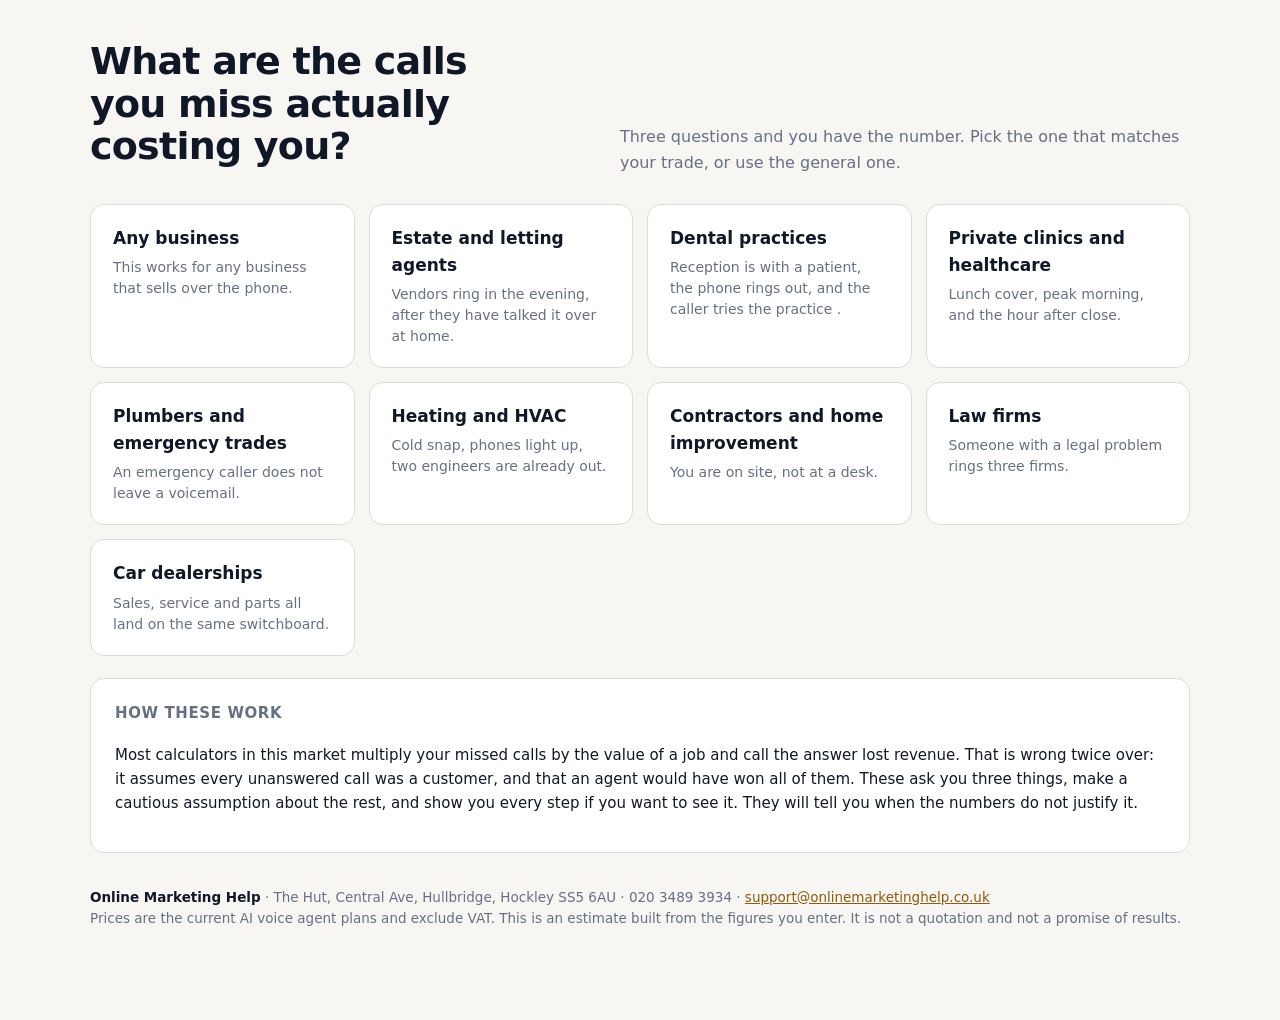
<file: index.html>
<!doctype html>
<html lang="en-GB">
<head>
<meta charset="utf-8">
<meta name="viewport" content="width=device-width,initial-scale=1">
<title>What are your missed calls costing you? | Online Marketing Help</title>
<meta name="description" content="Work out what the calls you miss are worth, and what an AI voice agent would return against its real price. Nine calculators, one for each trade.">
<link rel="stylesheet" href="assets/style.css">
</head>
<body>
<div class="wrap">

  <header class="top">
    <h1>What are the calls you miss actually costing you?</h1>
    <p class="lede">
      Three questions and you have the number. Pick the one that matches your
      trade, or use the general one.
    </p>
  </header>

  <div class="cards">
    <a class="tile" href="any-business.html">
      <b>Any business</b>
      <span>This works for any business that sells over the phone.</span>
    </a>
    <a class="tile" href="real-estate.html">
      <b>Estate and letting agents</b>
      <span>Vendors ring in the evening, after they have talked it over at home.</span>
    </a>
    <a class="tile" href="dental.html">
      <b>Dental practices</b>
      <span>Reception is with a patient, the phone rings out, and the caller tries the practice .</span>
    </a>
    <a class="tile" href="clinics.html">
      <b>Private clinics and healthcare</b>
      <span>Lunch cover, peak morning, and the hour after close.</span>
    </a>
    <a class="tile" href="plumbers.html">
      <b>Plumbers and emergency trades</b>
      <span>An emergency caller does not leave a voicemail.</span>
    </a>
    <a class="tile" href="hvac.html">
      <b>Heating and HVAC</b>
      <span>Cold snap, phones light up, two engineers are already out.</span>
    </a>
    <a class="tile" href="contractors.html">
      <b>Contractors and home improvement</b>
      <span>You are on site, not at a desk.</span>
    </a>
    <a class="tile" href="law-firms.html">
      <b>Law firms</b>
      <span>Someone with a legal problem rings three firms.</span>
    </a>
    <a class="tile" href="car-dealerships.html">
      <b>Car dealerships</b>
      <span>Sales, service and parts all land on the same switchboard.</span>
    </a>
  </div>

  <section class="card" style="margin-top:22px">
    <h2>How these work</h2>
    <p class="hint" style="font-size:15px">
      Most calculators in this market multiply your missed calls by the value of
      a job and call the answer lost revenue. That is wrong twice over: it
      assumes every unanswered call was a customer, and that an agent would have
      won all of them. These ask you three things, make a cautious assumption
      about the rest, and show you every step if you want to see it. They will
      tell you when the numbers do not justify it.
    </p>
  </section>

  <footer>
    <span class="addr"><strong>Online Marketing Help</strong> &middot; The Hut, Central Ave,
    Hullbridge, Hockley SS5 6AU &middot; 020 3489 3934 &middot;
    <a href="mailto:support@onlinemarketinghelp.co.uk">support@onlinemarketinghelp.co.uk</a>
    <br></span>
    Prices are the current AI voice agent plans and exclude VAT. This is an
    estimate built from the figures you enter. It is not a quotation and not a
    promise of results.
  </footer>

</div>
</body>
</html>
</file>
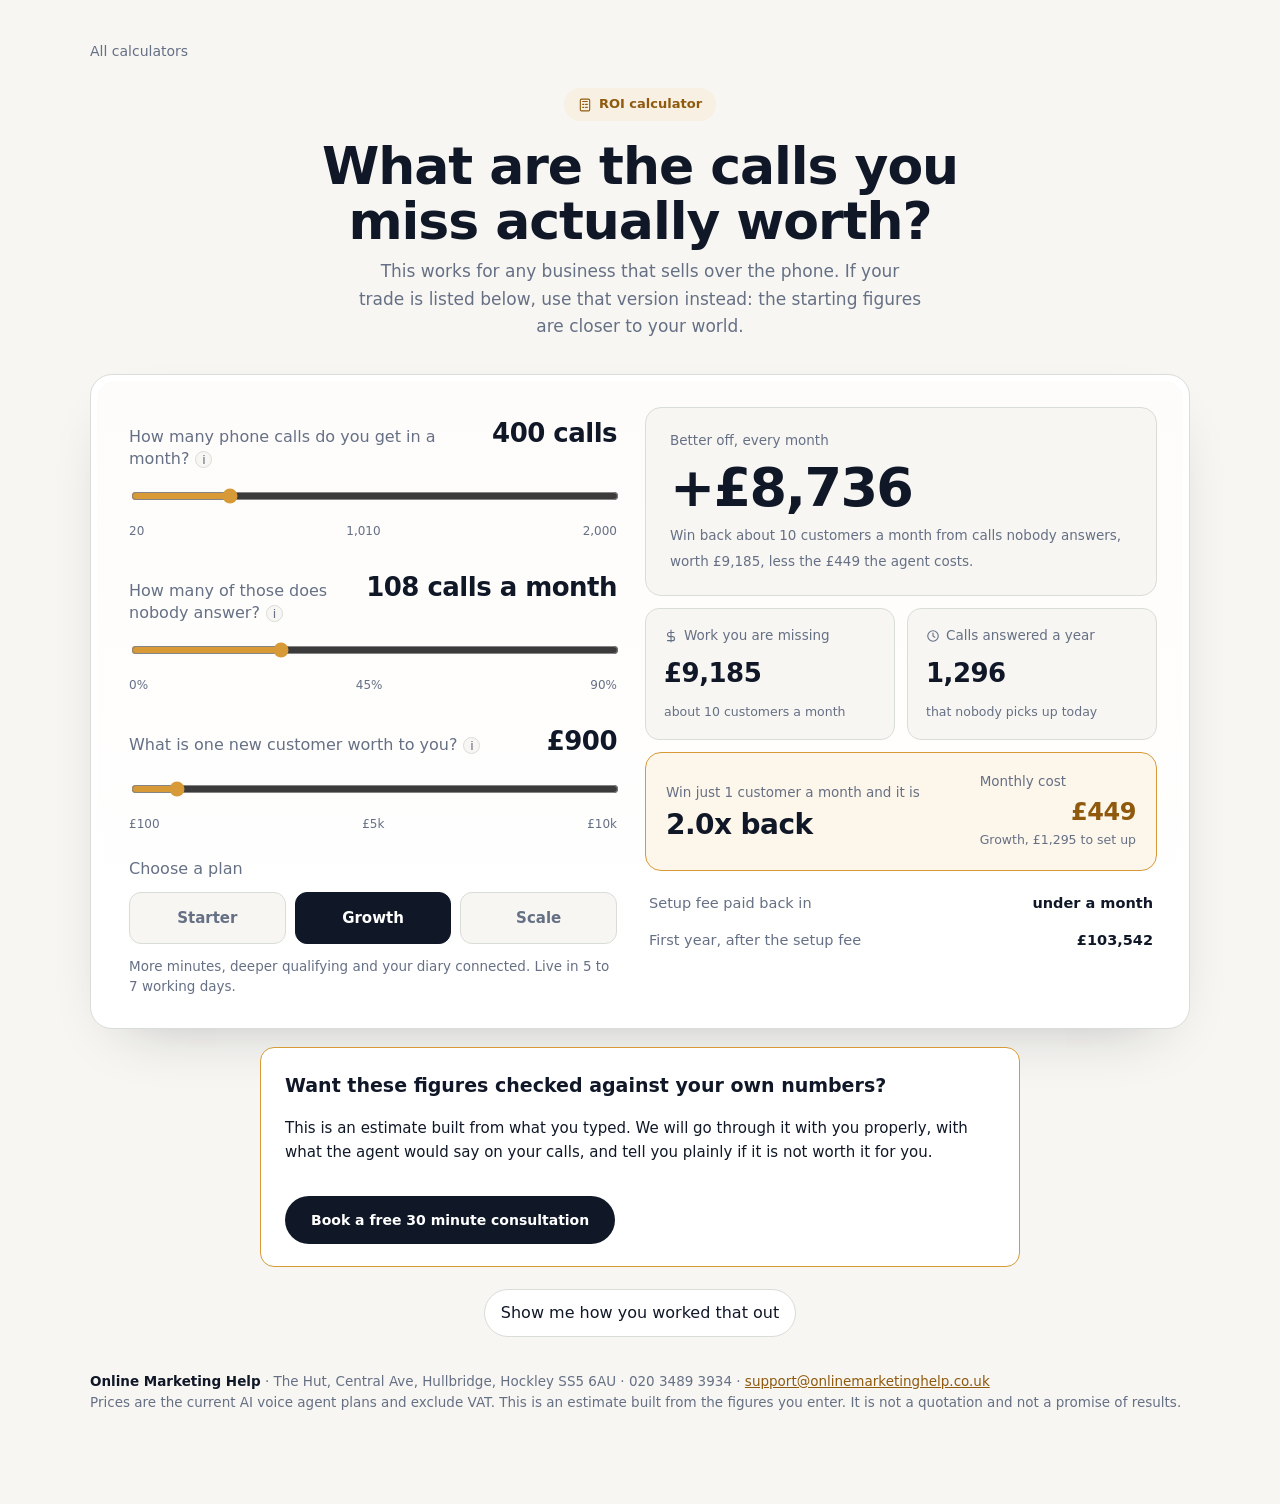
<file: any-business.html>
<!doctype html>
<html lang="en-GB">
<head>
<meta charset="utf-8">
<meta name="viewport" content="width=device-width,initial-scale=1">
<title>Any business: what are your missed calls costing? | Online Marketing Help</title>
<meta name="description" content="Work out what the calls you miss are worth to any business, and what an AI voice agent would return against its real price.">
<link rel="stylesheet" href="assets/style.css">
<script>
  /* Embedded in a page of our own, the calculator's own furniture is
     duplication: the host page already has a call to action, a footer and a
     way back. Marked before first paint so none of it flashes up and then
     disappears. The braces are doubled because this page is built through
     str.format, which reads a single brace as a field. */
  try { if (window.self !== window.top) document.documentElement.className += " embedded"; }
  catch (e) { document.documentElement.className += " embedded"; }
</script>
</head>
<body>
<div class="wrap">

  <p class="back"><a href="index.html">All calculators</a></p>

  <header class="hero">
    <span class="badge">
      <svg viewBox="0 0 24 24" width="14" height="14" fill="none" stroke="currentColor"
           stroke-width="1.9" stroke-linecap="round" stroke-linejoin="round">
        <rect x="4" y="2" width="16" height="20" rx="2"/><path d="M8 6h8M8 11h2m3 0h3M8 16h2m3 0h3"/>
      </svg>
      ROI calculator
    </span>
    <h1 id="headline"></h1>
    <p class="lede" id="lede"></p>
  </header>

  <div class="panel">
    <div class="panel-in">

      <div class="col-controls">
        <div id="asks"></div>

        <div class="planpick">
          <span class="pp-label">Choose a plan</span>
          <div class="segments" id="segments" role="group" aria-label="Choose a plan"></div>
          <p class="pp-note" id="plan-note"></p>
        </div>
      </div>

      <div class="col-results">
        <div class="hero-fig">
          <span class="cap">Better off, every month</span>
          <b id="verdict-num"></b>
          <em id="verdict-sum"></em>
        </div>

        <div class="two">
          <div class="stat">
            <span class="cap">
              <svg viewBox="0 0 24 24" width="14" height="14" fill="none" stroke="currentColor"
                   stroke-width="1.9" stroke-linecap="round"><path d="M12 2v20M17 6H9.5a3.5 3.5 0 0 0 0 7h5a3.5 3.5 0 0 1 0 7H6"/></svg>
              Work you are missing
            </span>
            <b id="lost"></b>
            <em id="lostsub"></em>
          </div>
          <div class="stat">
            <span class="cap">
              <svg viewBox="0 0 24 24" width="14" height="14" fill="none" stroke="currentColor"
                   stroke-width="1.9" stroke-linecap="round"><circle cx="12" cy="12" r="9"/><path d="M12 7v5l3 2"/></svg>
              Calls answered a year
            </span>
            <b id="answered"></b>
            <em id="answeredsub"></em>
          </div>
        </div>

        <div class="highlight">
          <div>
            <span class="cap" id="minimum-cap"></span>
            <b id="minimum-roi"></b>
          </div>
          <div class="right">
            <span class="cap">Monthly cost</span>
            <b id="price"></b>
            <em id="pricesub"></em>
          </div>
        </div>

        <div class="lines">
          <div class="line"><span>Setup fee paid back in</span><b id="payback"></b></div>
          <div class="line"><span>First year, after the setup fee</span><b id="year1"></b></div>
        </div>
      </div>

    </div>
  </div>

  <section class="card capture" id="capture">
    <h2>Want these figures checked against your own numbers?</h2>
    <p class="hint" style="font-size:15px;margin-bottom:4px">
      This is an estimate built from what you typed. We will go through it with
      you properly, with what the agent would say on your calls, and tell you
      plainly if it is not worth it for you.
    </p>
    <p class="or">
      <a class="cta" href="https://onlinemarketinghelp.co.uk/omh-free-consultation">Book a free 30 minute consultation</a>
    </p>
  </section>

  <p class="middle">
    <button type="button" id="show-workings" class="btn" aria-expanded="false" aria-controls="workings">
      Show me how you worked that out
    </button>
  </p>

  <div id="workings" hidden>
    <div class="grid">
      <section class="card">
        <h2>The sum, step by step</h2>
        <ul id="chain"></ul>
        <p class="hint">
          Most calculators multiply missed calls by job value and stop there. That
          assumes every unanswered call was a customer and that we would win all
          of them. Neither is true, so the steps in between are here and you can
          move every one.
        </p>
        <div id="detail-fields" style="margin-top:18px"></div>
      </section>

      <section class="card">
        <h2>The plan that fits</h2>

        <div class="modes" role="group" aria-label="What the agent answers">
          <button type="button" data-mode="overflow" class="on">Only what you miss</button>
          <button type="button" data-mode="all">Every call</button>
        </div>
        <p class="hint" id="mode-note"></p>

        <div class="planbox">
          <h3 id="plan-name"></h3>
          <div class="price" id="plan-line"></div>
          <p class="blurb" id="plan-blurb"></p>
          <div class="meter"><i id="minbar"></i></div>
          <div class="mins"><span><b id="minutes"></b> minutes used</span><span id="over"></span></div>
        </div>

        <h2 style="margin-top:26px">Where the starting figures come from</h2>
        <ul id="notes"></ul>
        <p class="hint">
          Figures we could trace to a named study are marked as such. The rest are
          either a supplier's own number or our own cautious guess, and both say
          so. Your own call records beat all of them.
        </p>

        <p style="margin-top:18px">
          <button type="button" class="btn" id="reset">Put the starting figures back</button>
        </p>
      </section>
    </div>
  </div>

  <footer>
    <span class="addr"><strong>Online Marketing Help</strong> &middot; The Hut, Central Ave,
    Hullbridge, Hockley SS5 6AU &middot; 020 3489 3934 &middot;
    <a href="mailto:support@onlinemarketinghelp.co.uk">support@onlinemarketinghelp.co.uk</a>
    <br></span>
    Prices are the current AI voice agent plans and exclude VAT. This is an
    estimate built from the figures you enter. It is not a quotation and not a
    promise of results.
  </footer>

</div>

<script>window.OHM_INDUSTRY = "universal";</script>
<script src="assets/data.js"></script>
<script src="assets/calc.js"></script>
</body>
</html>
</file>
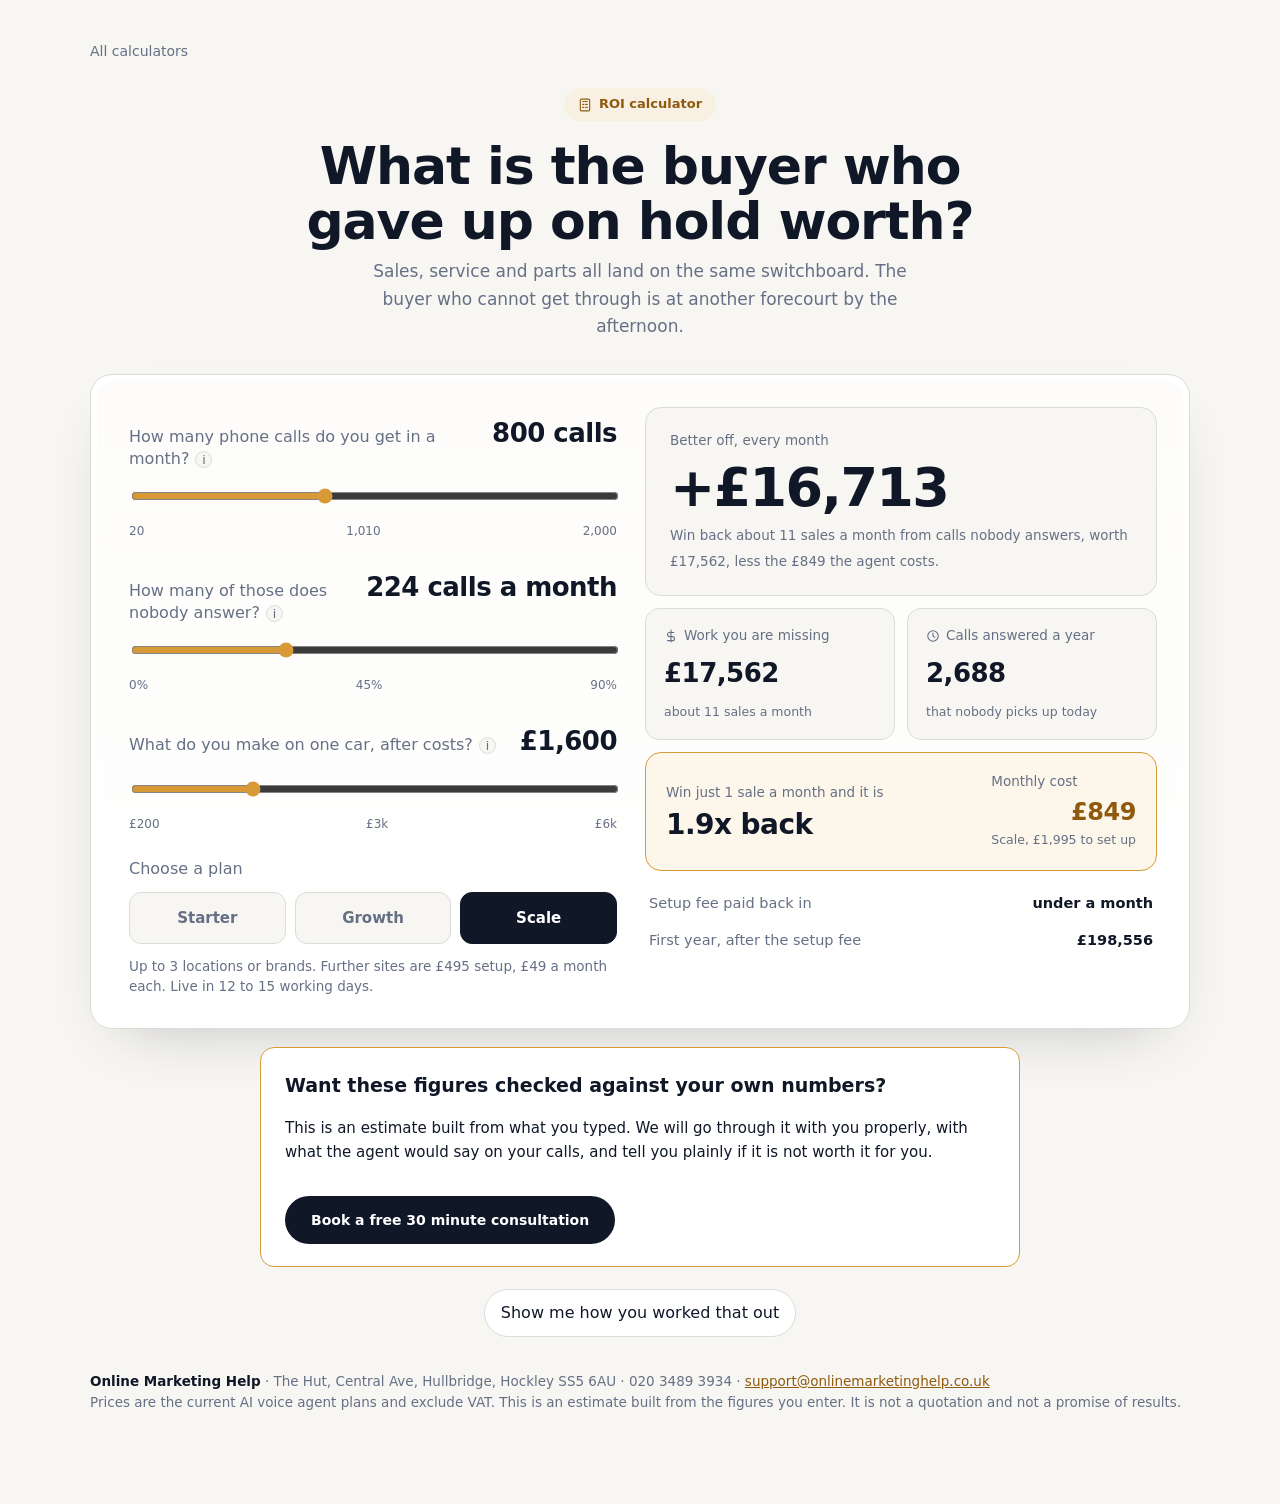
<file: car-dealerships.html>
<!doctype html>
<html lang="en-GB">
<head>
<meta charset="utf-8">
<meta name="viewport" content="width=device-width,initial-scale=1">
<title>Car dealerships: what are your missed calls costing? | Online Marketing Help</title>
<meta name="description" content="Work out what the calls you miss are worth to car dealerships, and what an AI voice agent would return against its real price.">
<link rel="stylesheet" href="assets/style.css">
<script>
  /* Embedded in a page of our own, the calculator's own furniture is
     duplication: the host page already has a call to action, a footer and a
     way back. Marked before first paint so none of it flashes up and then
     disappears. The braces are doubled because this page is built through
     str.format, which reads a single brace as a field. */
  try { if (window.self !== window.top) document.documentElement.className += " embedded"; }
  catch (e) { document.documentElement.className += " embedded"; }
</script>
</head>
<body>
<div class="wrap">

  <p class="back"><a href="index.html">All calculators</a></p>

  <header class="hero">
    <span class="badge">
      <svg viewBox="0 0 24 24" width="14" height="14" fill="none" stroke="currentColor"
           stroke-width="1.9" stroke-linecap="round" stroke-linejoin="round">
        <rect x="4" y="2" width="16" height="20" rx="2"/><path d="M8 6h8M8 11h2m3 0h3M8 16h2m3 0h3"/>
      </svg>
      ROI calculator
    </span>
    <h1 id="headline"></h1>
    <p class="lede" id="lede"></p>
  </header>

  <div class="panel">
    <div class="panel-in">

      <div class="col-controls">
        <div id="asks"></div>

        <div class="planpick">
          <span class="pp-label">Choose a plan</span>
          <div class="segments" id="segments" role="group" aria-label="Choose a plan"></div>
          <p class="pp-note" id="plan-note"></p>
        </div>
      </div>

      <div class="col-results">
        <div class="hero-fig">
          <span class="cap">Better off, every month</span>
          <b id="verdict-num"></b>
          <em id="verdict-sum"></em>
        </div>

        <div class="two">
          <div class="stat">
            <span class="cap">
              <svg viewBox="0 0 24 24" width="14" height="14" fill="none" stroke="currentColor"
                   stroke-width="1.9" stroke-linecap="round"><path d="M12 2v20M17 6H9.5a3.5 3.5 0 0 0 0 7h5a3.5 3.5 0 0 1 0 7H6"/></svg>
              Work you are missing
            </span>
            <b id="lost"></b>
            <em id="lostsub"></em>
          </div>
          <div class="stat">
            <span class="cap">
              <svg viewBox="0 0 24 24" width="14" height="14" fill="none" stroke="currentColor"
                   stroke-width="1.9" stroke-linecap="round"><circle cx="12" cy="12" r="9"/><path d="M12 7v5l3 2"/></svg>
              Calls answered a year
            </span>
            <b id="answered"></b>
            <em id="answeredsub"></em>
          </div>
        </div>

        <div class="highlight">
          <div>
            <span class="cap" id="minimum-cap"></span>
            <b id="minimum-roi"></b>
          </div>
          <div class="right">
            <span class="cap">Monthly cost</span>
            <b id="price"></b>
            <em id="pricesub"></em>
          </div>
        </div>

        <div class="lines">
          <div class="line"><span>Setup fee paid back in</span><b id="payback"></b></div>
          <div class="line"><span>First year, after the setup fee</span><b id="year1"></b></div>
        </div>
      </div>

    </div>
  </div>

  <section class="card capture" id="capture">
    <h2>Want these figures checked against your own numbers?</h2>
    <p class="hint" style="font-size:15px;margin-bottom:4px">
      This is an estimate built from what you typed. We will go through it with
      you properly, with what the agent would say on your calls, and tell you
      plainly if it is not worth it for you.
    </p>
    <p class="or">
      <a class="cta" href="https://onlinemarketinghelp.co.uk/omh-free-consultation">Book a free 30 minute consultation</a>
    </p>
  </section>

  <p class="middle">
    <button type="button" id="show-workings" class="btn" aria-expanded="false" aria-controls="workings">
      Show me how you worked that out
    </button>
  </p>

  <div id="workings" hidden>
    <div class="grid">
      <section class="card">
        <h2>The sum, step by step</h2>
        <ul id="chain"></ul>
        <p class="hint">
          Most calculators multiply missed calls by job value and stop there. That
          assumes every unanswered call was a customer and that we would win all
          of them. Neither is true, so the steps in between are here and you can
          move every one.
        </p>
        <div id="detail-fields" style="margin-top:18px"></div>
      </section>

      <section class="card">
        <h2>The plan that fits</h2>

        <div class="modes" role="group" aria-label="What the agent answers">
          <button type="button" data-mode="overflow" class="on">Only what you miss</button>
          <button type="button" data-mode="all">Every call</button>
        </div>
        <p class="hint" id="mode-note"></p>

        <div class="planbox">
          <h3 id="plan-name"></h3>
          <div class="price" id="plan-line"></div>
          <p class="blurb" id="plan-blurb"></p>
          <div class="meter"><i id="minbar"></i></div>
          <div class="mins"><span><b id="minutes"></b> minutes used</span><span id="over"></span></div>
        </div>

        <h2 style="margin-top:26px">Where the starting figures come from</h2>
        <ul id="notes"></ul>
        <p class="hint">
          Figures we could trace to a named study are marked as such. The rest are
          either a supplier's own number or our own cautious guess, and both say
          so. Your own call records beat all of them.
        </p>

        <p style="margin-top:18px">
          <button type="button" class="btn" id="reset">Put the starting figures back</button>
        </p>
      </section>
    </div>
  </div>

  <footer>
    <span class="addr"><strong>Online Marketing Help</strong> &middot; The Hut, Central Ave,
    Hullbridge, Hockley SS5 6AU &middot; 020 3489 3934 &middot;
    <a href="mailto:support@onlinemarketinghelp.co.uk">support@onlinemarketinghelp.co.uk</a>
    <br></span>
    Prices are the current AI voice agent plans and exclude VAT. This is an
    estimate built from the figures you enter. It is not a quotation and not a
    promise of results.
  </footer>

</div>

<script>window.OHM_INDUSTRY = "car-dealerships";</script>
<script src="assets/data.js"></script>
<script src="assets/calc.js"></script>
</body>
</html>
</file>
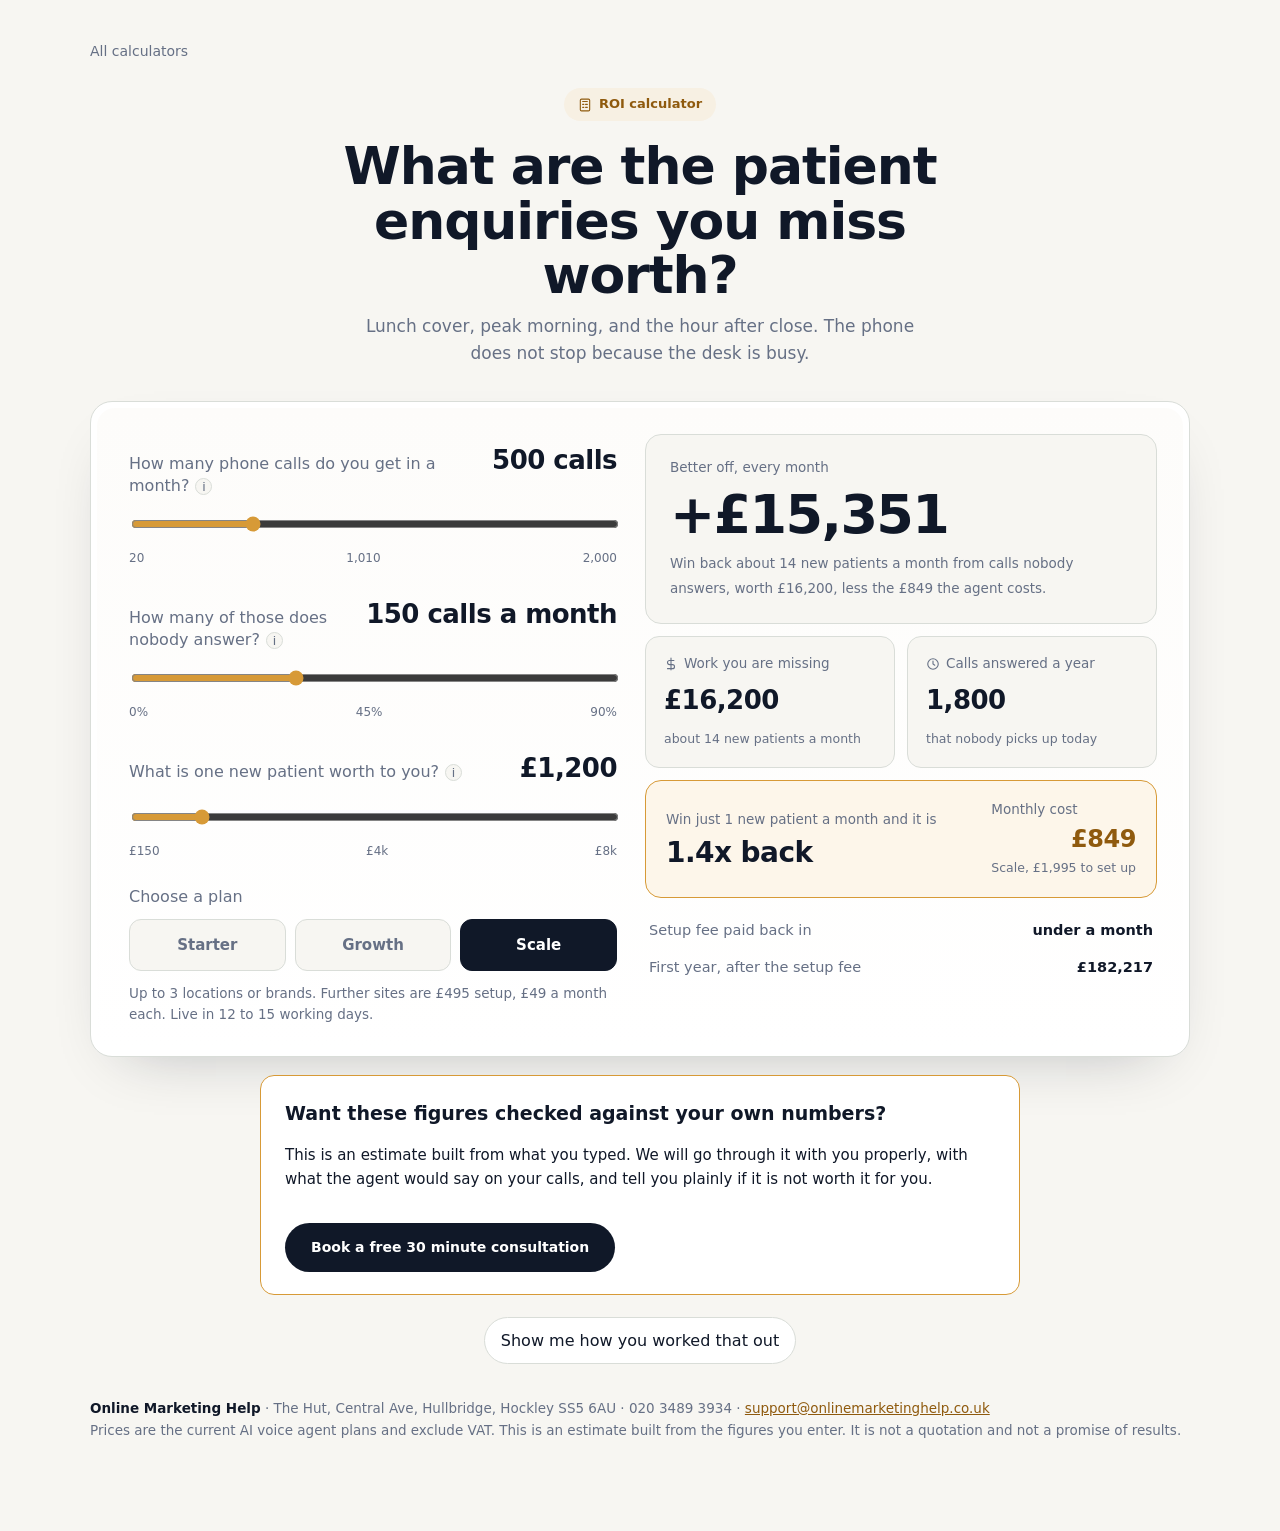
<file: clinics.html>
<!doctype html>
<html lang="en-GB">
<head>
<meta charset="utf-8">
<meta name="viewport" content="width=device-width,initial-scale=1">
<title>Private clinics and healthcare: what are your missed calls costing? | Online Marketing Help</title>
<meta name="description" content="Work out what the calls you miss are worth to private clinics and healthcare, and what an AI voice agent would return against its real price.">
<link rel="stylesheet" href="assets/style.css">
<script>
  /* Embedded in a page of our own, the calculator's own furniture is
     duplication: the host page already has a call to action, a footer and a
     way back. Marked before first paint so none of it flashes up and then
     disappears. The braces are doubled because this page is built through
     str.format, which reads a single brace as a field. */
  try { if (window.self !== window.top) document.documentElement.className += " embedded"; }
  catch (e) { document.documentElement.className += " embedded"; }
</script>
</head>
<body>
<div class="wrap">

  <p class="back"><a href="index.html">All calculators</a></p>

  <header class="hero">
    <span class="badge">
      <svg viewBox="0 0 24 24" width="14" height="14" fill="none" stroke="currentColor"
           stroke-width="1.9" stroke-linecap="round" stroke-linejoin="round">
        <rect x="4" y="2" width="16" height="20" rx="2"/><path d="M8 6h8M8 11h2m3 0h3M8 16h2m3 0h3"/>
      </svg>
      ROI calculator
    </span>
    <h1 id="headline"></h1>
    <p class="lede" id="lede"></p>
  </header>

  <div class="panel">
    <div class="panel-in">

      <div class="col-controls">
        <div id="asks"></div>

        <div class="planpick">
          <span class="pp-label">Choose a plan</span>
          <div class="segments" id="segments" role="group" aria-label="Choose a plan"></div>
          <p class="pp-note" id="plan-note"></p>
        </div>
      </div>

      <div class="col-results">
        <div class="hero-fig">
          <span class="cap">Better off, every month</span>
          <b id="verdict-num"></b>
          <em id="verdict-sum"></em>
        </div>

        <div class="two">
          <div class="stat">
            <span class="cap">
              <svg viewBox="0 0 24 24" width="14" height="14" fill="none" stroke="currentColor"
                   stroke-width="1.9" stroke-linecap="round"><path d="M12 2v20M17 6H9.5a3.5 3.5 0 0 0 0 7h5a3.5 3.5 0 0 1 0 7H6"/></svg>
              Work you are missing
            </span>
            <b id="lost"></b>
            <em id="lostsub"></em>
          </div>
          <div class="stat">
            <span class="cap">
              <svg viewBox="0 0 24 24" width="14" height="14" fill="none" stroke="currentColor"
                   stroke-width="1.9" stroke-linecap="round"><circle cx="12" cy="12" r="9"/><path d="M12 7v5l3 2"/></svg>
              Calls answered a year
            </span>
            <b id="answered"></b>
            <em id="answeredsub"></em>
          </div>
        </div>

        <div class="highlight">
          <div>
            <span class="cap" id="minimum-cap"></span>
            <b id="minimum-roi"></b>
          </div>
          <div class="right">
            <span class="cap">Monthly cost</span>
            <b id="price"></b>
            <em id="pricesub"></em>
          </div>
        </div>

        <div class="lines">
          <div class="line"><span>Setup fee paid back in</span><b id="payback"></b></div>
          <div class="line"><span>First year, after the setup fee</span><b id="year1"></b></div>
        </div>
      </div>

    </div>
  </div>

  <section class="card capture" id="capture">
    <h2>Want these figures checked against your own numbers?</h2>
    <p class="hint" style="font-size:15px;margin-bottom:4px">
      This is an estimate built from what you typed. We will go through it with
      you properly, with what the agent would say on your calls, and tell you
      plainly if it is not worth it for you.
    </p>
    <p class="or">
      <a class="cta" href="https://onlinemarketinghelp.co.uk/omh-free-consultation">Book a free 30 minute consultation</a>
    </p>
  </section>

  <p class="middle">
    <button type="button" id="show-workings" class="btn" aria-expanded="false" aria-controls="workings">
      Show me how you worked that out
    </button>
  </p>

  <div id="workings" hidden>
    <div class="grid">
      <section class="card">
        <h2>The sum, step by step</h2>
        <ul id="chain"></ul>
        <p class="hint">
          Most calculators multiply missed calls by job value and stop there. That
          assumes every unanswered call was a customer and that we would win all
          of them. Neither is true, so the steps in between are here and you can
          move every one.
        </p>
        <div id="detail-fields" style="margin-top:18px"></div>
      </section>

      <section class="card">
        <h2>The plan that fits</h2>

        <div class="modes" role="group" aria-label="What the agent answers">
          <button type="button" data-mode="overflow" class="on">Only what you miss</button>
          <button type="button" data-mode="all">Every call</button>
        </div>
        <p class="hint" id="mode-note"></p>

        <div class="planbox">
          <h3 id="plan-name"></h3>
          <div class="price" id="plan-line"></div>
          <p class="blurb" id="plan-blurb"></p>
          <div class="meter"><i id="minbar"></i></div>
          <div class="mins"><span><b id="minutes"></b> minutes used</span><span id="over"></span></div>
        </div>

        <h2 style="margin-top:26px">Where the starting figures come from</h2>
        <ul id="notes"></ul>
        <p class="hint">
          Figures we could trace to a named study are marked as such. The rest are
          either a supplier's own number or our own cautious guess, and both say
          so. Your own call records beat all of them.
        </p>

        <p style="margin-top:18px">
          <button type="button" class="btn" id="reset">Put the starting figures back</button>
        </p>
      </section>
    </div>
  </div>

  <footer>
    <span class="addr"><strong>Online Marketing Help</strong> &middot; The Hut, Central Ave,
    Hullbridge, Hockley SS5 6AU &middot; 020 3489 3934 &middot;
    <a href="mailto:support@onlinemarketinghelp.co.uk">support@onlinemarketinghelp.co.uk</a>
    <br></span>
    Prices are the current AI voice agent plans and exclude VAT. This is an
    estimate built from the figures you enter. It is not a quotation and not a
    promise of results.
  </footer>

</div>

<script>window.OHM_INDUSTRY = "clinics";</script>
<script src="assets/data.js"></script>
<script src="assets/calc.js"></script>
</body>
</html>
</file>
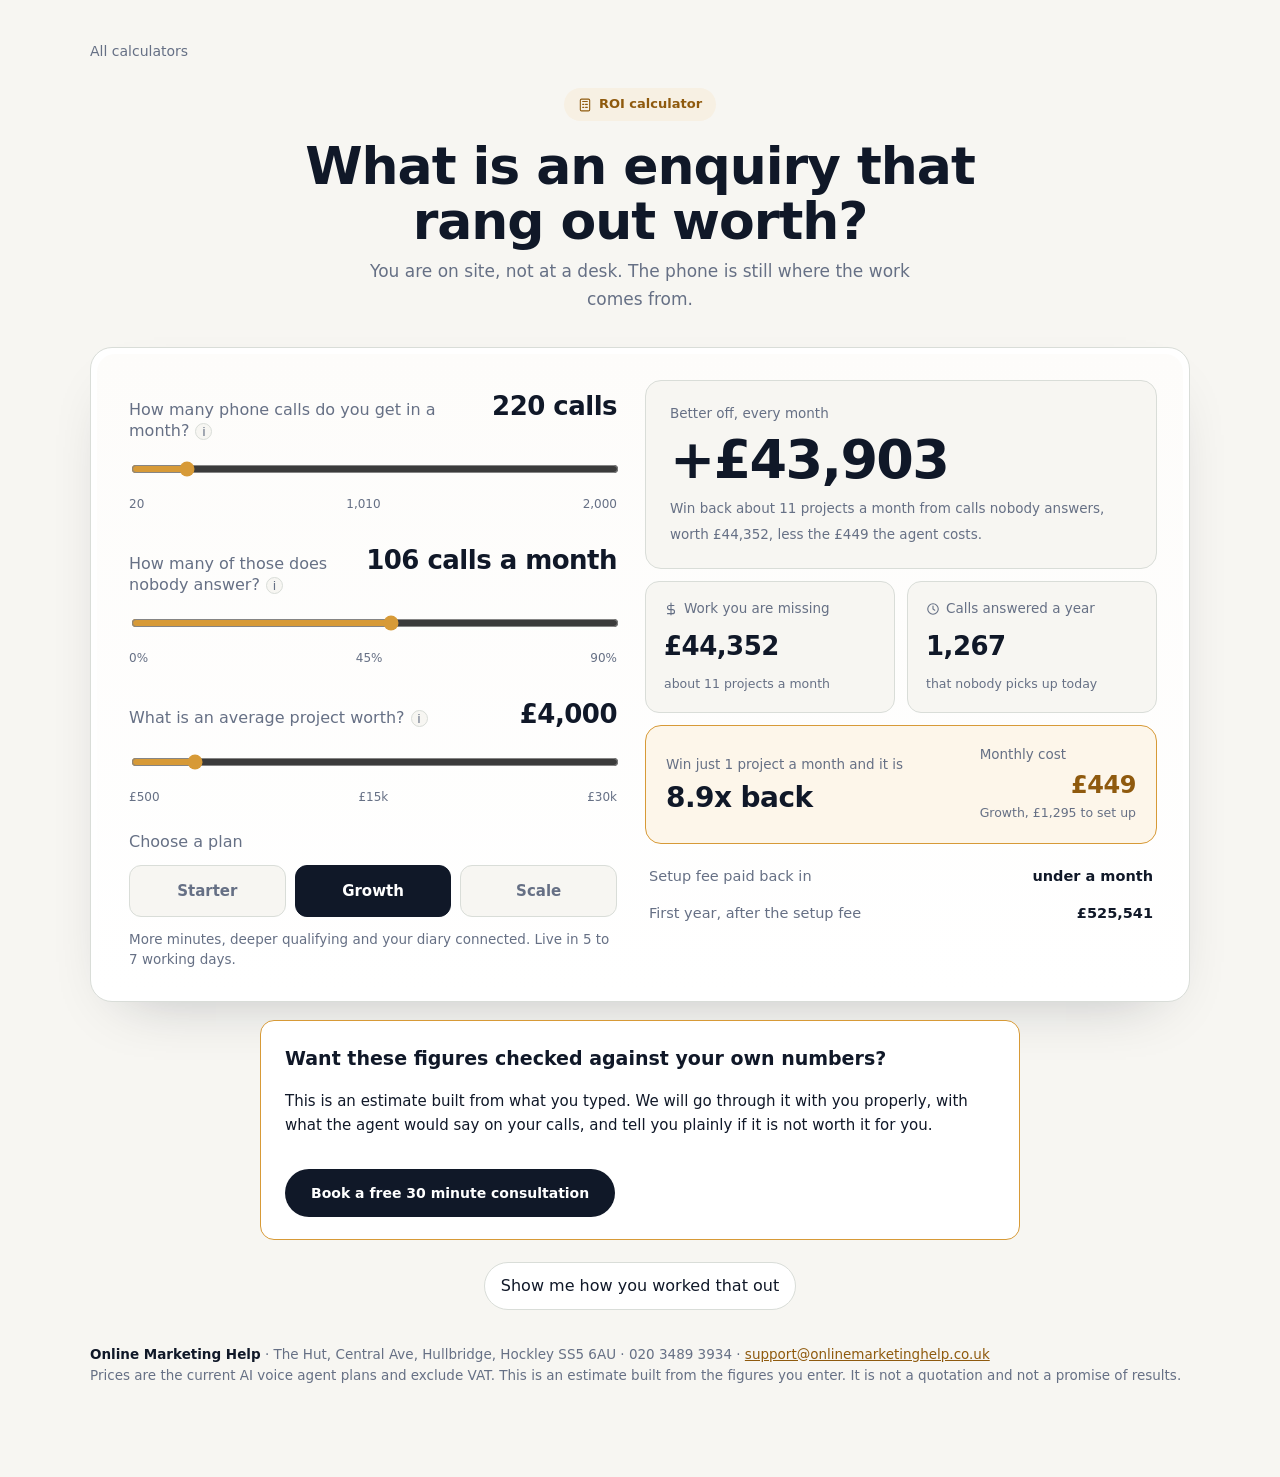
<file: contractors.html>
<!doctype html>
<html lang="en-GB">
<head>
<meta charset="utf-8">
<meta name="viewport" content="width=device-width,initial-scale=1">
<title>Contractors and home improvement: what are your missed calls costing? | Online Marketing Help</title>
<meta name="description" content="Work out what the calls you miss are worth to contractors and home improvement, and what an AI voice agent would return against its real price.">
<link rel="stylesheet" href="assets/style.css">
<script>
  /* Embedded in a page of our own, the calculator's own furniture is
     duplication: the host page already has a call to action, a footer and a
     way back. Marked before first paint so none of it flashes up and then
     disappears. The braces are doubled because this page is built through
     str.format, which reads a single brace as a field. */
  try { if (window.self !== window.top) document.documentElement.className += " embedded"; }
  catch (e) { document.documentElement.className += " embedded"; }
</script>
</head>
<body>
<div class="wrap">

  <p class="back"><a href="index.html">All calculators</a></p>

  <header class="hero">
    <span class="badge">
      <svg viewBox="0 0 24 24" width="14" height="14" fill="none" stroke="currentColor"
           stroke-width="1.9" stroke-linecap="round" stroke-linejoin="round">
        <rect x="4" y="2" width="16" height="20" rx="2"/><path d="M8 6h8M8 11h2m3 0h3M8 16h2m3 0h3"/>
      </svg>
      ROI calculator
    </span>
    <h1 id="headline"></h1>
    <p class="lede" id="lede"></p>
  </header>

  <div class="panel">
    <div class="panel-in">

      <div class="col-controls">
        <div id="asks"></div>

        <div class="planpick">
          <span class="pp-label">Choose a plan</span>
          <div class="segments" id="segments" role="group" aria-label="Choose a plan"></div>
          <p class="pp-note" id="plan-note"></p>
        </div>
      </div>

      <div class="col-results">
        <div class="hero-fig">
          <span class="cap">Better off, every month</span>
          <b id="verdict-num"></b>
          <em id="verdict-sum"></em>
        </div>

        <div class="two">
          <div class="stat">
            <span class="cap">
              <svg viewBox="0 0 24 24" width="14" height="14" fill="none" stroke="currentColor"
                   stroke-width="1.9" stroke-linecap="round"><path d="M12 2v20M17 6H9.5a3.5 3.5 0 0 0 0 7h5a3.5 3.5 0 0 1 0 7H6"/></svg>
              Work you are missing
            </span>
            <b id="lost"></b>
            <em id="lostsub"></em>
          </div>
          <div class="stat">
            <span class="cap">
              <svg viewBox="0 0 24 24" width="14" height="14" fill="none" stroke="currentColor"
                   stroke-width="1.9" stroke-linecap="round"><circle cx="12" cy="12" r="9"/><path d="M12 7v5l3 2"/></svg>
              Calls answered a year
            </span>
            <b id="answered"></b>
            <em id="answeredsub"></em>
          </div>
        </div>

        <div class="highlight">
          <div>
            <span class="cap" id="minimum-cap"></span>
            <b id="minimum-roi"></b>
          </div>
          <div class="right">
            <span class="cap">Monthly cost</span>
            <b id="price"></b>
            <em id="pricesub"></em>
          </div>
        </div>

        <div class="lines">
          <div class="line"><span>Setup fee paid back in</span><b id="payback"></b></div>
          <div class="line"><span>First year, after the setup fee</span><b id="year1"></b></div>
        </div>
      </div>

    </div>
  </div>

  <section class="card capture" id="capture">
    <h2>Want these figures checked against your own numbers?</h2>
    <p class="hint" style="font-size:15px;margin-bottom:4px">
      This is an estimate built from what you typed. We will go through it with
      you properly, with what the agent would say on your calls, and tell you
      plainly if it is not worth it for you.
    </p>
    <p class="or">
      <a class="cta" href="https://onlinemarketinghelp.co.uk/omh-free-consultation">Book a free 30 minute consultation</a>
    </p>
  </section>

  <p class="middle">
    <button type="button" id="show-workings" class="btn" aria-expanded="false" aria-controls="workings">
      Show me how you worked that out
    </button>
  </p>

  <div id="workings" hidden>
    <div class="grid">
      <section class="card">
        <h2>The sum, step by step</h2>
        <ul id="chain"></ul>
        <p class="hint">
          Most calculators multiply missed calls by job value and stop there. That
          assumes every unanswered call was a customer and that we would win all
          of them. Neither is true, so the steps in between are here and you can
          move every one.
        </p>
        <div id="detail-fields" style="margin-top:18px"></div>
      </section>

      <section class="card">
        <h2>The plan that fits</h2>

        <div class="modes" role="group" aria-label="What the agent answers">
          <button type="button" data-mode="overflow" class="on">Only what you miss</button>
          <button type="button" data-mode="all">Every call</button>
        </div>
        <p class="hint" id="mode-note"></p>

        <div class="planbox">
          <h3 id="plan-name"></h3>
          <div class="price" id="plan-line"></div>
          <p class="blurb" id="plan-blurb"></p>
          <div class="meter"><i id="minbar"></i></div>
          <div class="mins"><span><b id="minutes"></b> minutes used</span><span id="over"></span></div>
        </div>

        <h2 style="margin-top:26px">Where the starting figures come from</h2>
        <ul id="notes"></ul>
        <p class="hint">
          Figures we could trace to a named study are marked as such. The rest are
          either a supplier's own number or our own cautious guess, and both say
          so. Your own call records beat all of them.
        </p>

        <p style="margin-top:18px">
          <button type="button" class="btn" id="reset">Put the starting figures back</button>
        </p>
      </section>
    </div>
  </div>

  <footer>
    <span class="addr"><strong>Online Marketing Help</strong> &middot; The Hut, Central Ave,
    Hullbridge, Hockley SS5 6AU &middot; 020 3489 3934 &middot;
    <a href="mailto:support@onlinemarketinghelp.co.uk">support@onlinemarketinghelp.co.uk</a>
    <br></span>
    Prices are the current AI voice agent plans and exclude VAT. This is an
    estimate built from the figures you enter. It is not a quotation and not a
    promise of results.
  </footer>

</div>

<script>window.OHM_INDUSTRY = "contractors";</script>
<script src="assets/data.js"></script>
<script src="assets/calc.js"></script>
</body>
</html>
</file>
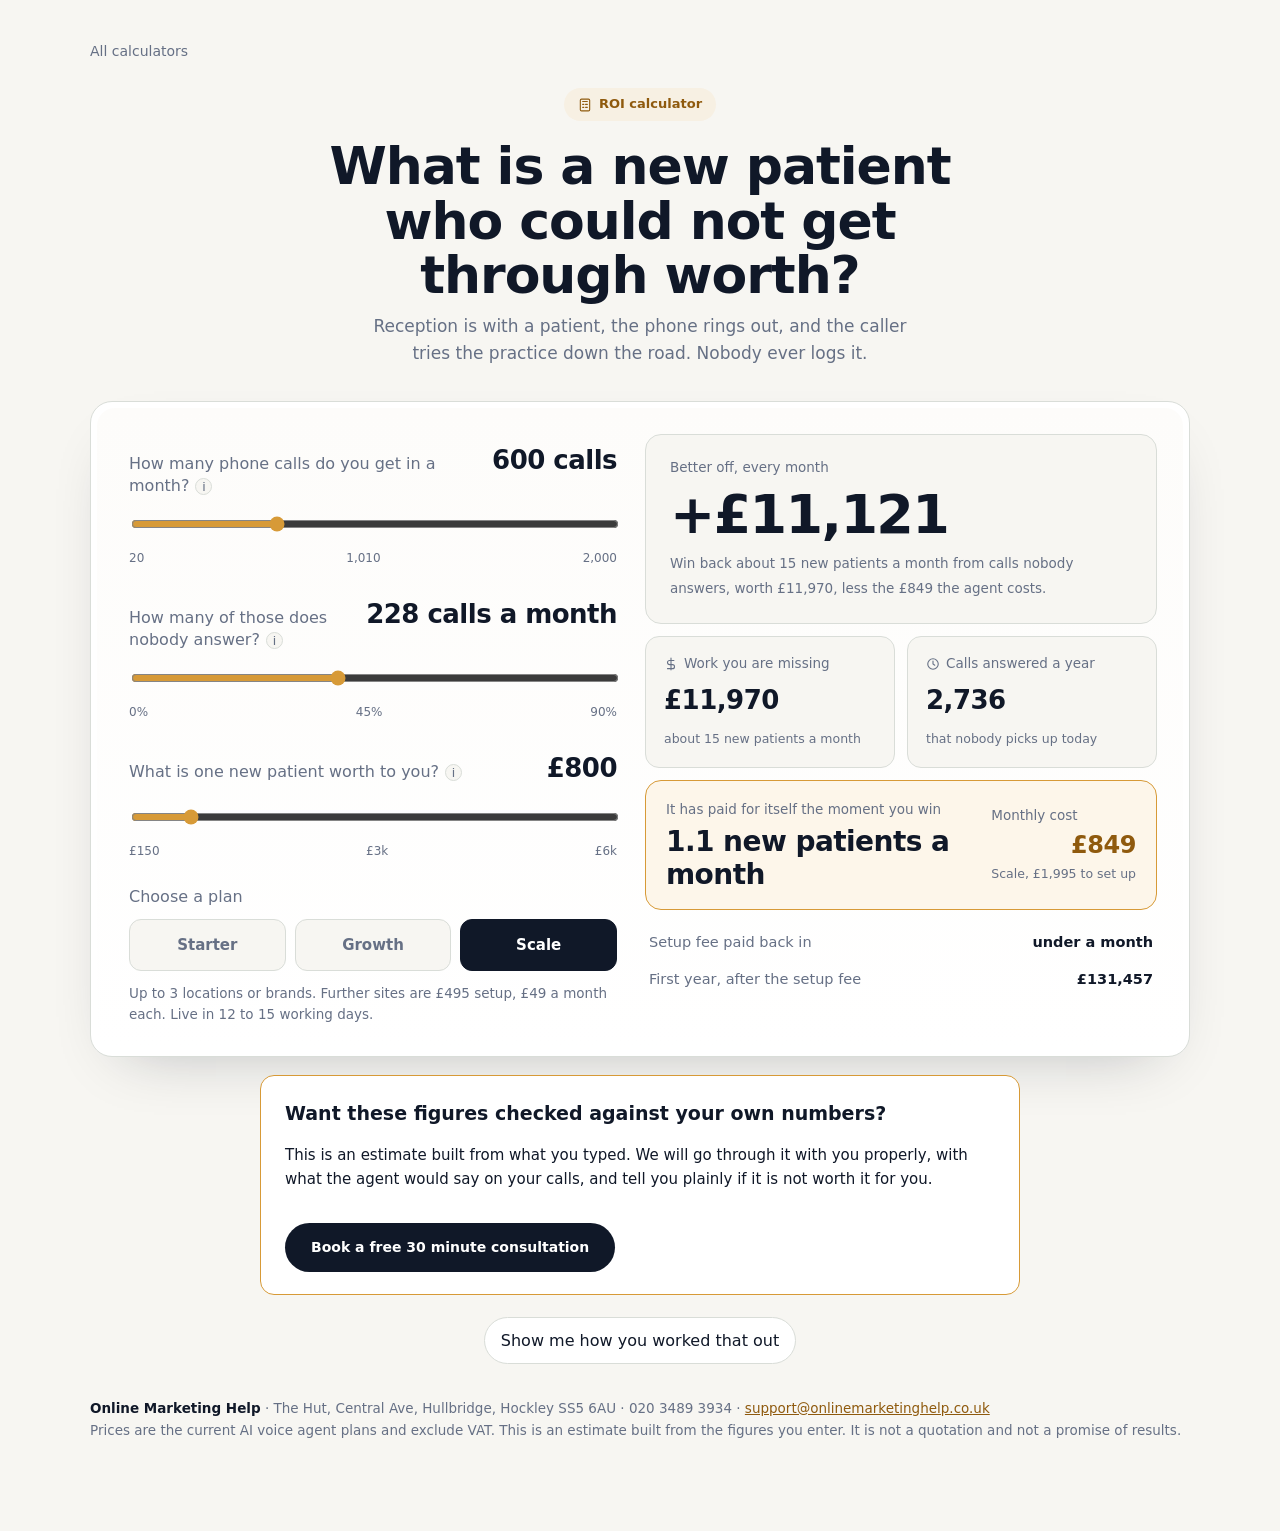
<file: dental.html>
<!doctype html>
<html lang="en-GB">
<head>
<meta charset="utf-8">
<meta name="viewport" content="width=device-width,initial-scale=1">
<title>Dental practices: what are your missed calls costing? | Online Marketing Help</title>
<meta name="description" content="Work out what the calls you miss are worth to dental practices, and what an AI voice agent would return against its real price.">
<link rel="stylesheet" href="assets/style.css">
<script>
  /* Embedded in a page of our own, the calculator's own furniture is
     duplication: the host page already has a call to action, a footer and a
     way back. Marked before first paint so none of it flashes up and then
     disappears. The braces are doubled because this page is built through
     str.format, which reads a single brace as a field. */
  try { if (window.self !== window.top) document.documentElement.className += " embedded"; }
  catch (e) { document.documentElement.className += " embedded"; }
</script>
</head>
<body>
<div class="wrap">

  <p class="back"><a href="index.html">All calculators</a></p>

  <header class="hero">
    <span class="badge">
      <svg viewBox="0 0 24 24" width="14" height="14" fill="none" stroke="currentColor"
           stroke-width="1.9" stroke-linecap="round" stroke-linejoin="round">
        <rect x="4" y="2" width="16" height="20" rx="2"/><path d="M8 6h8M8 11h2m3 0h3M8 16h2m3 0h3"/>
      </svg>
      ROI calculator
    </span>
    <h1 id="headline"></h1>
    <p class="lede" id="lede"></p>
  </header>

  <div class="panel">
    <div class="panel-in">

      <div class="col-controls">
        <div id="asks"></div>

        <div class="planpick">
          <span class="pp-label">Choose a plan</span>
          <div class="segments" id="segments" role="group" aria-label="Choose a plan"></div>
          <p class="pp-note" id="plan-note"></p>
        </div>
      </div>

      <div class="col-results">
        <div class="hero-fig">
          <span class="cap">Better off, every month</span>
          <b id="verdict-num"></b>
          <em id="verdict-sum"></em>
        </div>

        <div class="two">
          <div class="stat">
            <span class="cap">
              <svg viewBox="0 0 24 24" width="14" height="14" fill="none" stroke="currentColor"
                   stroke-width="1.9" stroke-linecap="round"><path d="M12 2v20M17 6H9.5a3.5 3.5 0 0 0 0 7h5a3.5 3.5 0 0 1 0 7H6"/></svg>
              Work you are missing
            </span>
            <b id="lost"></b>
            <em id="lostsub"></em>
          </div>
          <div class="stat">
            <span class="cap">
              <svg viewBox="0 0 24 24" width="14" height="14" fill="none" stroke="currentColor"
                   stroke-width="1.9" stroke-linecap="round"><circle cx="12" cy="12" r="9"/><path d="M12 7v5l3 2"/></svg>
              Calls answered a year
            </span>
            <b id="answered"></b>
            <em id="answeredsub"></em>
          </div>
        </div>

        <div class="highlight">
          <div>
            <span class="cap" id="minimum-cap"></span>
            <b id="minimum-roi"></b>
          </div>
          <div class="right">
            <span class="cap">Monthly cost</span>
            <b id="price"></b>
            <em id="pricesub"></em>
          </div>
        </div>

        <div class="lines">
          <div class="line"><span>Setup fee paid back in</span><b id="payback"></b></div>
          <div class="line"><span>First year, after the setup fee</span><b id="year1"></b></div>
        </div>
      </div>

    </div>
  </div>

  <section class="card capture" id="capture">
    <h2>Want these figures checked against your own numbers?</h2>
    <p class="hint" style="font-size:15px;margin-bottom:4px">
      This is an estimate built from what you typed. We will go through it with
      you properly, with what the agent would say on your calls, and tell you
      plainly if it is not worth it for you.
    </p>
    <p class="or">
      <a class="cta" href="https://onlinemarketinghelp.co.uk/omh-free-consultation">Book a free 30 minute consultation</a>
    </p>
  </section>

  <p class="middle">
    <button type="button" id="show-workings" class="btn" aria-expanded="false" aria-controls="workings">
      Show me how you worked that out
    </button>
  </p>

  <div id="workings" hidden>
    <div class="grid">
      <section class="card">
        <h2>The sum, step by step</h2>
        <ul id="chain"></ul>
        <p class="hint">
          Most calculators multiply missed calls by job value and stop there. That
          assumes every unanswered call was a customer and that we would win all
          of them. Neither is true, so the steps in between are here and you can
          move every one.
        </p>
        <div id="detail-fields" style="margin-top:18px"></div>
      </section>

      <section class="card">
        <h2>The plan that fits</h2>

        <div class="modes" role="group" aria-label="What the agent answers">
          <button type="button" data-mode="overflow" class="on">Only what you miss</button>
          <button type="button" data-mode="all">Every call</button>
        </div>
        <p class="hint" id="mode-note"></p>

        <div class="planbox">
          <h3 id="plan-name"></h3>
          <div class="price" id="plan-line"></div>
          <p class="blurb" id="plan-blurb"></p>
          <div class="meter"><i id="minbar"></i></div>
          <div class="mins"><span><b id="minutes"></b> minutes used</span><span id="over"></span></div>
        </div>

        <h2 style="margin-top:26px">Where the starting figures come from</h2>
        <ul id="notes"></ul>
        <p class="hint">
          Figures we could trace to a named study are marked as such. The rest are
          either a supplier's own number or our own cautious guess, and both say
          so. Your own call records beat all of them.
        </p>

        <p style="margin-top:18px">
          <button type="button" class="btn" id="reset">Put the starting figures back</button>
        </p>
      </section>
    </div>
  </div>

  <footer>
    <span class="addr"><strong>Online Marketing Help</strong> &middot; The Hut, Central Ave,
    Hullbridge, Hockley SS5 6AU &middot; 020 3489 3934 &middot;
    <a href="mailto:support@onlinemarketinghelp.co.uk">support@onlinemarketinghelp.co.uk</a>
    <br></span>
    Prices are the current AI voice agent plans and exclude VAT. This is an
    estimate built from the figures you enter. It is not a quotation and not a
    promise of results.
  </footer>

</div>

<script>window.OHM_INDUSTRY = "dental";</script>
<script src="assets/data.js"></script>
<script src="assets/calc.js"></script>
</body>
</html>
</file>
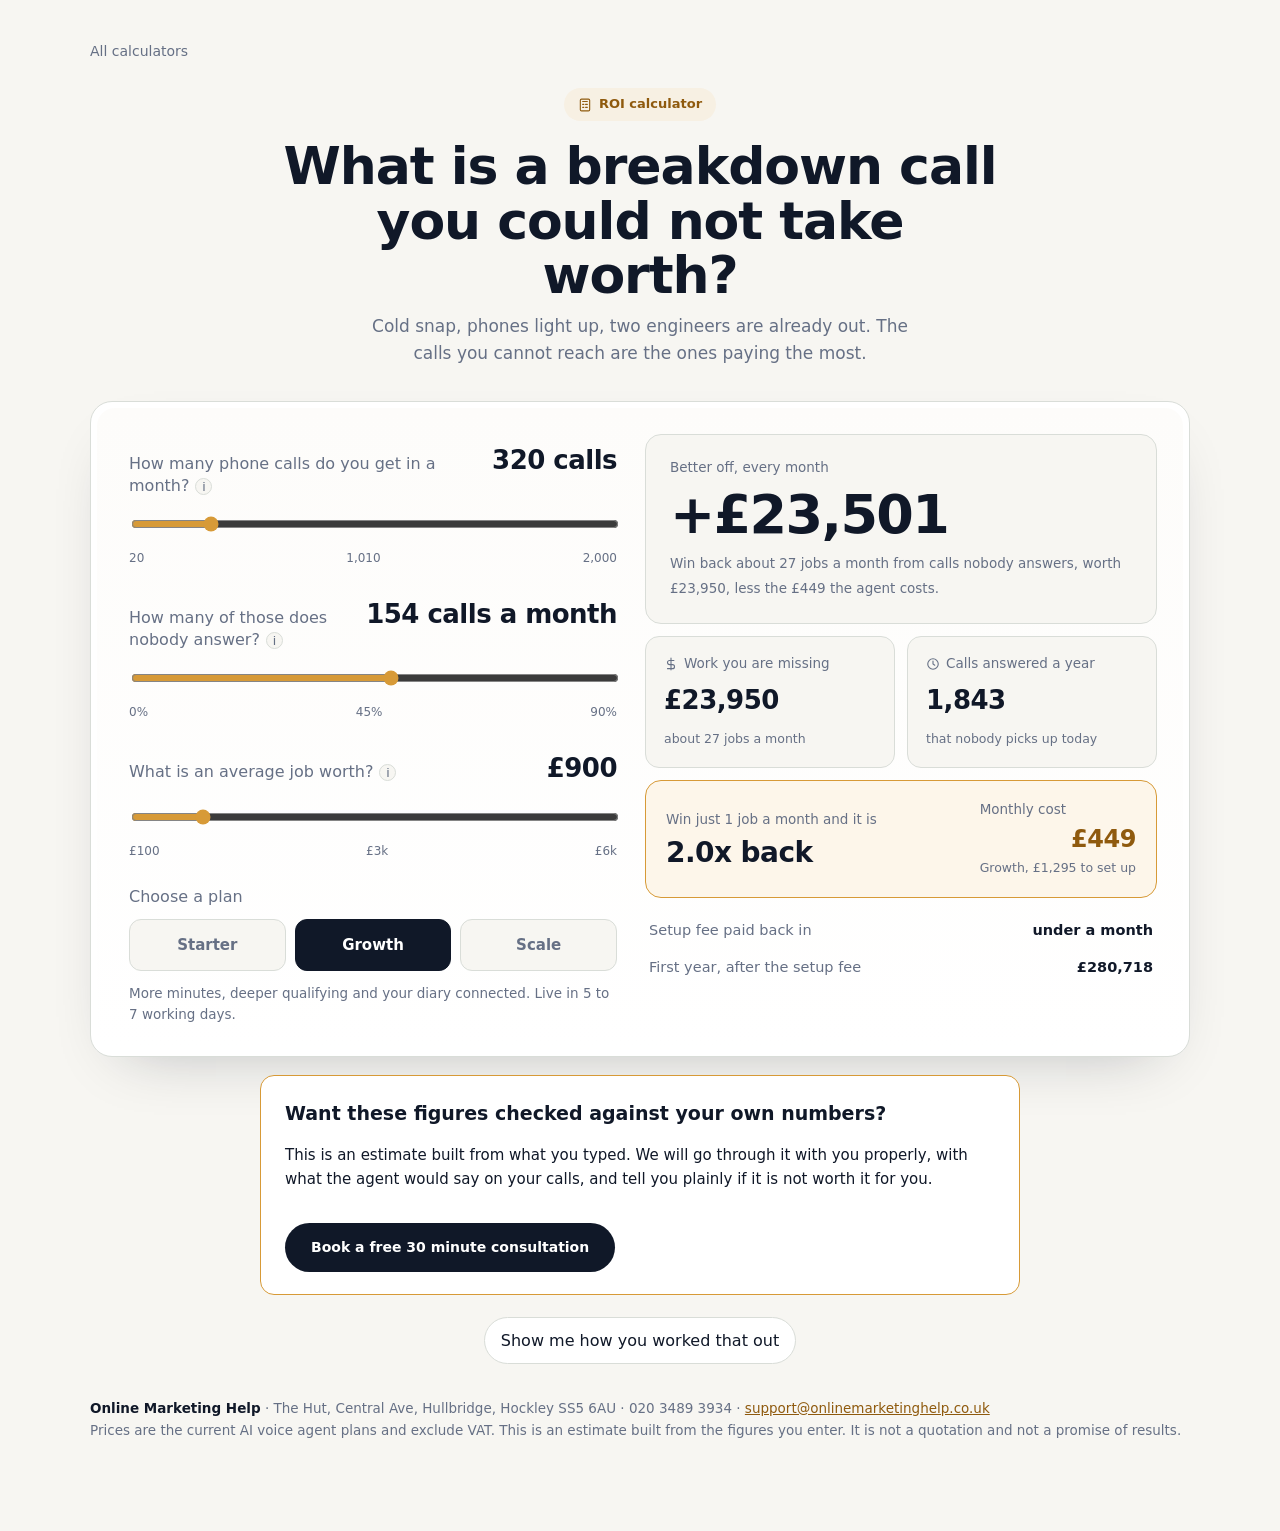
<file: hvac.html>
<!doctype html>
<html lang="en-GB">
<head>
<meta charset="utf-8">
<meta name="viewport" content="width=device-width,initial-scale=1">
<title>Heating and HVAC: what are your missed calls costing? | Online Marketing Help</title>
<meta name="description" content="Work out what the calls you miss are worth to heating and hvac, and what an AI voice agent would return against its real price.">
<link rel="stylesheet" href="assets/style.css">
<script>
  /* Embedded in a page of our own, the calculator's own furniture is
     duplication: the host page already has a call to action, a footer and a
     way back. Marked before first paint so none of it flashes up and then
     disappears. The braces are doubled because this page is built through
     str.format, which reads a single brace as a field. */
  try { if (window.self !== window.top) document.documentElement.className += " embedded"; }
  catch (e) { document.documentElement.className += " embedded"; }
</script>
</head>
<body>
<div class="wrap">

  <p class="back"><a href="index.html">All calculators</a></p>

  <header class="hero">
    <span class="badge">
      <svg viewBox="0 0 24 24" width="14" height="14" fill="none" stroke="currentColor"
           stroke-width="1.9" stroke-linecap="round" stroke-linejoin="round">
        <rect x="4" y="2" width="16" height="20" rx="2"/><path d="M8 6h8M8 11h2m3 0h3M8 16h2m3 0h3"/>
      </svg>
      ROI calculator
    </span>
    <h1 id="headline"></h1>
    <p class="lede" id="lede"></p>
  </header>

  <div class="panel">
    <div class="panel-in">

      <div class="col-controls">
        <div id="asks"></div>

        <div class="planpick">
          <span class="pp-label">Choose a plan</span>
          <div class="segments" id="segments" role="group" aria-label="Choose a plan"></div>
          <p class="pp-note" id="plan-note"></p>
        </div>
      </div>

      <div class="col-results">
        <div class="hero-fig">
          <span class="cap">Better off, every month</span>
          <b id="verdict-num"></b>
          <em id="verdict-sum"></em>
        </div>

        <div class="two">
          <div class="stat">
            <span class="cap">
              <svg viewBox="0 0 24 24" width="14" height="14" fill="none" stroke="currentColor"
                   stroke-width="1.9" stroke-linecap="round"><path d="M12 2v20M17 6H9.5a3.5 3.5 0 0 0 0 7h5a3.5 3.5 0 0 1 0 7H6"/></svg>
              Work you are missing
            </span>
            <b id="lost"></b>
            <em id="lostsub"></em>
          </div>
          <div class="stat">
            <span class="cap">
              <svg viewBox="0 0 24 24" width="14" height="14" fill="none" stroke="currentColor"
                   stroke-width="1.9" stroke-linecap="round"><circle cx="12" cy="12" r="9"/><path d="M12 7v5l3 2"/></svg>
              Calls answered a year
            </span>
            <b id="answered"></b>
            <em id="answeredsub"></em>
          </div>
        </div>

        <div class="highlight">
          <div>
            <span class="cap" id="minimum-cap"></span>
            <b id="minimum-roi"></b>
          </div>
          <div class="right">
            <span class="cap">Monthly cost</span>
            <b id="price"></b>
            <em id="pricesub"></em>
          </div>
        </div>

        <div class="lines">
          <div class="line"><span>Setup fee paid back in</span><b id="payback"></b></div>
          <div class="line"><span>First year, after the setup fee</span><b id="year1"></b></div>
        </div>
      </div>

    </div>
  </div>

  <section class="card capture" id="capture">
    <h2>Want these figures checked against your own numbers?</h2>
    <p class="hint" style="font-size:15px;margin-bottom:4px">
      This is an estimate built from what you typed. We will go through it with
      you properly, with what the agent would say on your calls, and tell you
      plainly if it is not worth it for you.
    </p>
    <p class="or">
      <a class="cta" href="https://onlinemarketinghelp.co.uk/omh-free-consultation">Book a free 30 minute consultation</a>
    </p>
  </section>

  <p class="middle">
    <button type="button" id="show-workings" class="btn" aria-expanded="false" aria-controls="workings">
      Show me how you worked that out
    </button>
  </p>

  <div id="workings" hidden>
    <div class="grid">
      <section class="card">
        <h2>The sum, step by step</h2>
        <ul id="chain"></ul>
        <p class="hint">
          Most calculators multiply missed calls by job value and stop there. That
          assumes every unanswered call was a customer and that we would win all
          of them. Neither is true, so the steps in between are here and you can
          move every one.
        </p>
        <div id="detail-fields" style="margin-top:18px"></div>
      </section>

      <section class="card">
        <h2>The plan that fits</h2>

        <div class="modes" role="group" aria-label="What the agent answers">
          <button type="button" data-mode="overflow" class="on">Only what you miss</button>
          <button type="button" data-mode="all">Every call</button>
        </div>
        <p class="hint" id="mode-note"></p>

        <div class="planbox">
          <h3 id="plan-name"></h3>
          <div class="price" id="plan-line"></div>
          <p class="blurb" id="plan-blurb"></p>
          <div class="meter"><i id="minbar"></i></div>
          <div class="mins"><span><b id="minutes"></b> minutes used</span><span id="over"></span></div>
        </div>

        <h2 style="margin-top:26px">Where the starting figures come from</h2>
        <ul id="notes"></ul>
        <p class="hint">
          Figures we could trace to a named study are marked as such. The rest are
          either a supplier's own number or our own cautious guess, and both say
          so. Your own call records beat all of them.
        </p>

        <p style="margin-top:18px">
          <button type="button" class="btn" id="reset">Put the starting figures back</button>
        </p>
      </section>
    </div>
  </div>

  <footer>
    <span class="addr"><strong>Online Marketing Help</strong> &middot; The Hut, Central Ave,
    Hullbridge, Hockley SS5 6AU &middot; 020 3489 3934 &middot;
    <a href="mailto:support@onlinemarketinghelp.co.uk">support@onlinemarketinghelp.co.uk</a>
    <br></span>
    Prices are the current AI voice agent plans and exclude VAT. This is an
    estimate built from the figures you enter. It is not a quotation and not a
    promise of results.
  </footer>

</div>

<script>window.OHM_INDUSTRY = "hvac";</script>
<script src="assets/data.js"></script>
<script src="assets/calc.js"></script>
</body>
</html>
</file>
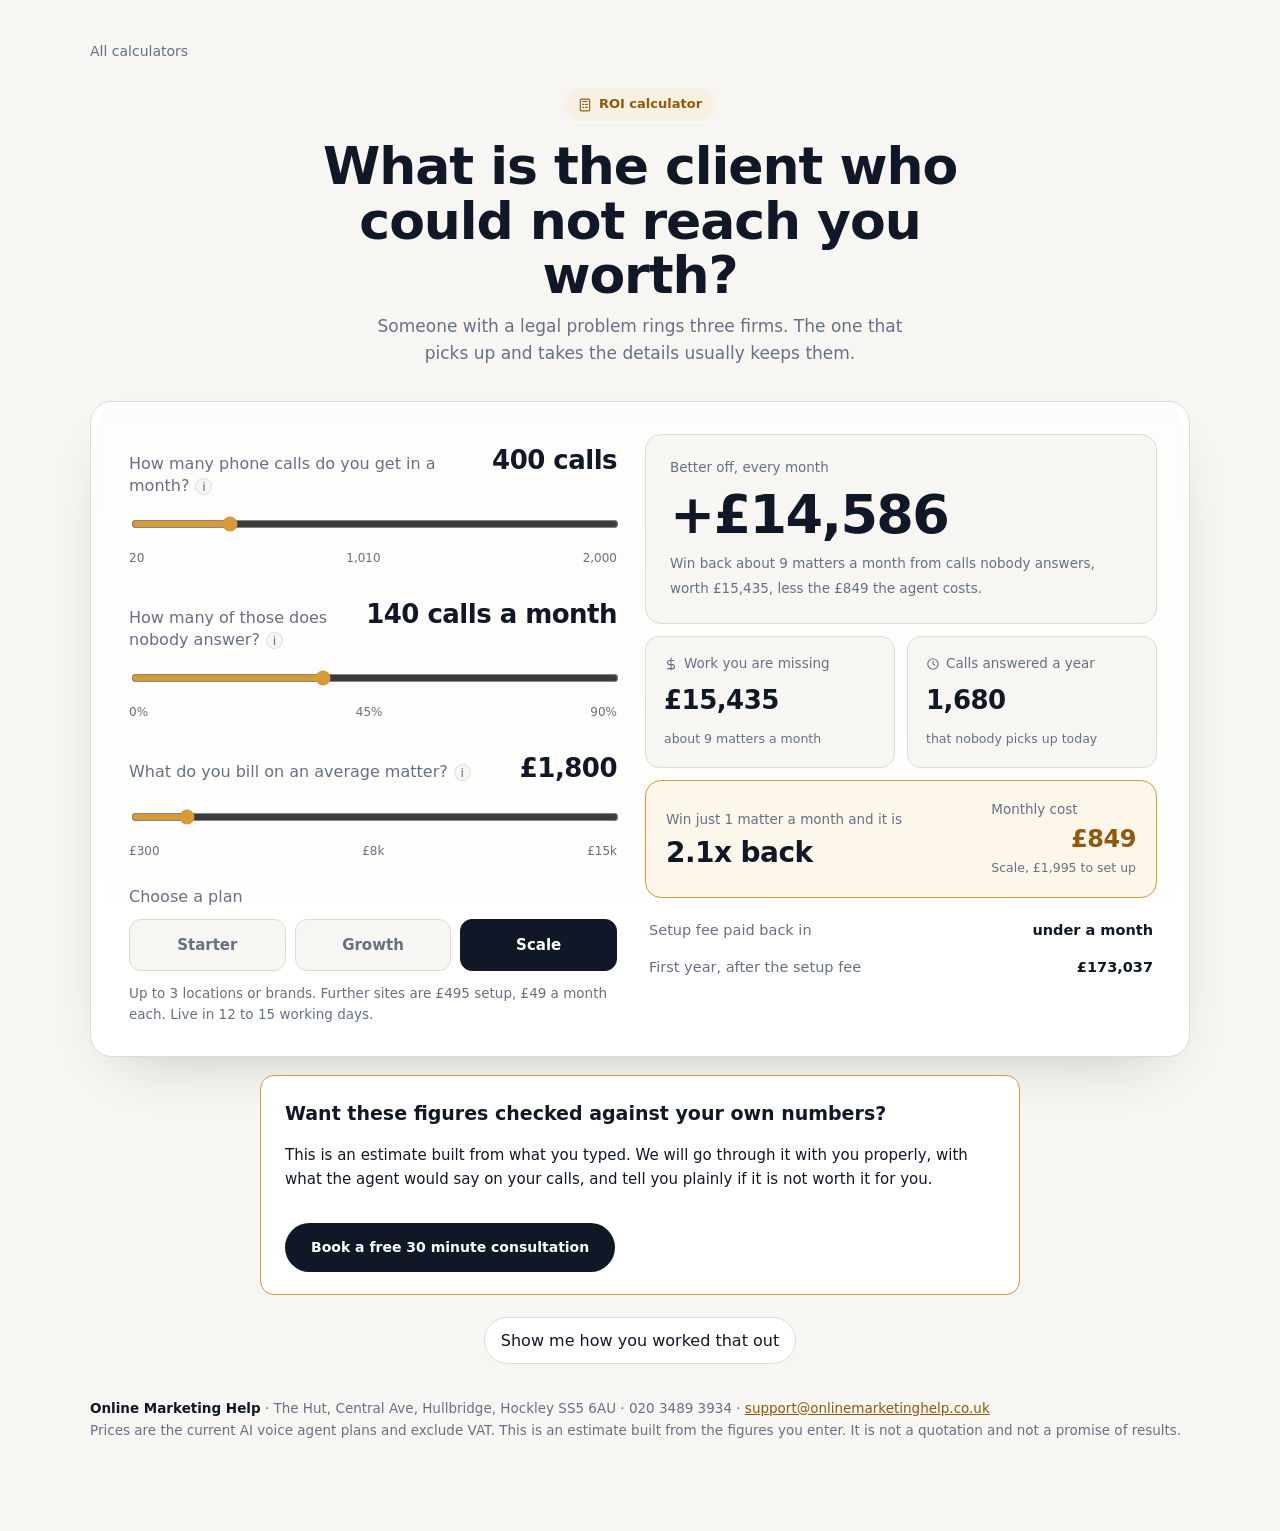
<file: law-firms.html>
<!doctype html>
<html lang="en-GB">
<head>
<meta charset="utf-8">
<meta name="viewport" content="width=device-width,initial-scale=1">
<title>Law firms: what are your missed calls costing? | Online Marketing Help</title>
<meta name="description" content="Work out what the calls you miss are worth to law firms, and what an AI voice agent would return against its real price.">
<link rel="stylesheet" href="assets/style.css">
<script>
  /* Embedded in a page of our own, the calculator's own furniture is
     duplication: the host page already has a call to action, a footer and a
     way back. Marked before first paint so none of it flashes up and then
     disappears. The braces are doubled because this page is built through
     str.format, which reads a single brace as a field. */
  try { if (window.self !== window.top) document.documentElement.className += " embedded"; }
  catch (e) { document.documentElement.className += " embedded"; }
</script>
</head>
<body>
<div class="wrap">

  <p class="back"><a href="index.html">All calculators</a></p>

  <header class="hero">
    <span class="badge">
      <svg viewBox="0 0 24 24" width="14" height="14" fill="none" stroke="currentColor"
           stroke-width="1.9" stroke-linecap="round" stroke-linejoin="round">
        <rect x="4" y="2" width="16" height="20" rx="2"/><path d="M8 6h8M8 11h2m3 0h3M8 16h2m3 0h3"/>
      </svg>
      ROI calculator
    </span>
    <h1 id="headline"></h1>
    <p class="lede" id="lede"></p>
  </header>

  <div class="panel">
    <div class="panel-in">

      <div class="col-controls">
        <div id="asks"></div>

        <div class="planpick">
          <span class="pp-label">Choose a plan</span>
          <div class="segments" id="segments" role="group" aria-label="Choose a plan"></div>
          <p class="pp-note" id="plan-note"></p>
        </div>
      </div>

      <div class="col-results">
        <div class="hero-fig">
          <span class="cap">Better off, every month</span>
          <b id="verdict-num"></b>
          <em id="verdict-sum"></em>
        </div>

        <div class="two">
          <div class="stat">
            <span class="cap">
              <svg viewBox="0 0 24 24" width="14" height="14" fill="none" stroke="currentColor"
                   stroke-width="1.9" stroke-linecap="round"><path d="M12 2v20M17 6H9.5a3.5 3.5 0 0 0 0 7h5a3.5 3.5 0 0 1 0 7H6"/></svg>
              Work you are missing
            </span>
            <b id="lost"></b>
            <em id="lostsub"></em>
          </div>
          <div class="stat">
            <span class="cap">
              <svg viewBox="0 0 24 24" width="14" height="14" fill="none" stroke="currentColor"
                   stroke-width="1.9" stroke-linecap="round"><circle cx="12" cy="12" r="9"/><path d="M12 7v5l3 2"/></svg>
              Calls answered a year
            </span>
            <b id="answered"></b>
            <em id="answeredsub"></em>
          </div>
        </div>

        <div class="highlight">
          <div>
            <span class="cap" id="minimum-cap"></span>
            <b id="minimum-roi"></b>
          </div>
          <div class="right">
            <span class="cap">Monthly cost</span>
            <b id="price"></b>
            <em id="pricesub"></em>
          </div>
        </div>

        <div class="lines">
          <div class="line"><span>Setup fee paid back in</span><b id="payback"></b></div>
          <div class="line"><span>First year, after the setup fee</span><b id="year1"></b></div>
        </div>
      </div>

    </div>
  </div>

  <section class="card capture" id="capture">
    <h2>Want these figures checked against your own numbers?</h2>
    <p class="hint" style="font-size:15px;margin-bottom:4px">
      This is an estimate built from what you typed. We will go through it with
      you properly, with what the agent would say on your calls, and tell you
      plainly if it is not worth it for you.
    </p>
    <p class="or">
      <a class="cta" href="https://onlinemarketinghelp.co.uk/omh-free-consultation">Book a free 30 minute consultation</a>
    </p>
  </section>

  <p class="middle">
    <button type="button" id="show-workings" class="btn" aria-expanded="false" aria-controls="workings">
      Show me how you worked that out
    </button>
  </p>

  <div id="workings" hidden>
    <div class="grid">
      <section class="card">
        <h2>The sum, step by step</h2>
        <ul id="chain"></ul>
        <p class="hint">
          Most calculators multiply missed calls by job value and stop there. That
          assumes every unanswered call was a customer and that we would win all
          of them. Neither is true, so the steps in between are here and you can
          move every one.
        </p>
        <div id="detail-fields" style="margin-top:18px"></div>
      </section>

      <section class="card">
        <h2>The plan that fits</h2>

        <div class="modes" role="group" aria-label="What the agent answers">
          <button type="button" data-mode="overflow" class="on">Only what you miss</button>
          <button type="button" data-mode="all">Every call</button>
        </div>
        <p class="hint" id="mode-note"></p>

        <div class="planbox">
          <h3 id="plan-name"></h3>
          <div class="price" id="plan-line"></div>
          <p class="blurb" id="plan-blurb"></p>
          <div class="meter"><i id="minbar"></i></div>
          <div class="mins"><span><b id="minutes"></b> minutes used</span><span id="over"></span></div>
        </div>

        <h2 style="margin-top:26px">Where the starting figures come from</h2>
        <ul id="notes"></ul>
        <p class="hint">
          Figures we could trace to a named study are marked as such. The rest are
          either a supplier's own number or our own cautious guess, and both say
          so. Your own call records beat all of them.
        </p>

        <p style="margin-top:18px">
          <button type="button" class="btn" id="reset">Put the starting figures back</button>
        </p>
      </section>
    </div>
  </div>

  <footer>
    <span class="addr"><strong>Online Marketing Help</strong> &middot; The Hut, Central Ave,
    Hullbridge, Hockley SS5 6AU &middot; 020 3489 3934 &middot;
    <a href="mailto:support@onlinemarketinghelp.co.uk">support@onlinemarketinghelp.co.uk</a>
    <br></span>
    Prices are the current AI voice agent plans and exclude VAT. This is an
    estimate built from the figures you enter. It is not a quotation and not a
    promise of results.
  </footer>

</div>

<script>window.OHM_INDUSTRY = "law-firms";</script>
<script src="assets/data.js"></script>
<script src="assets/calc.js"></script>
</body>
</html>
</file>
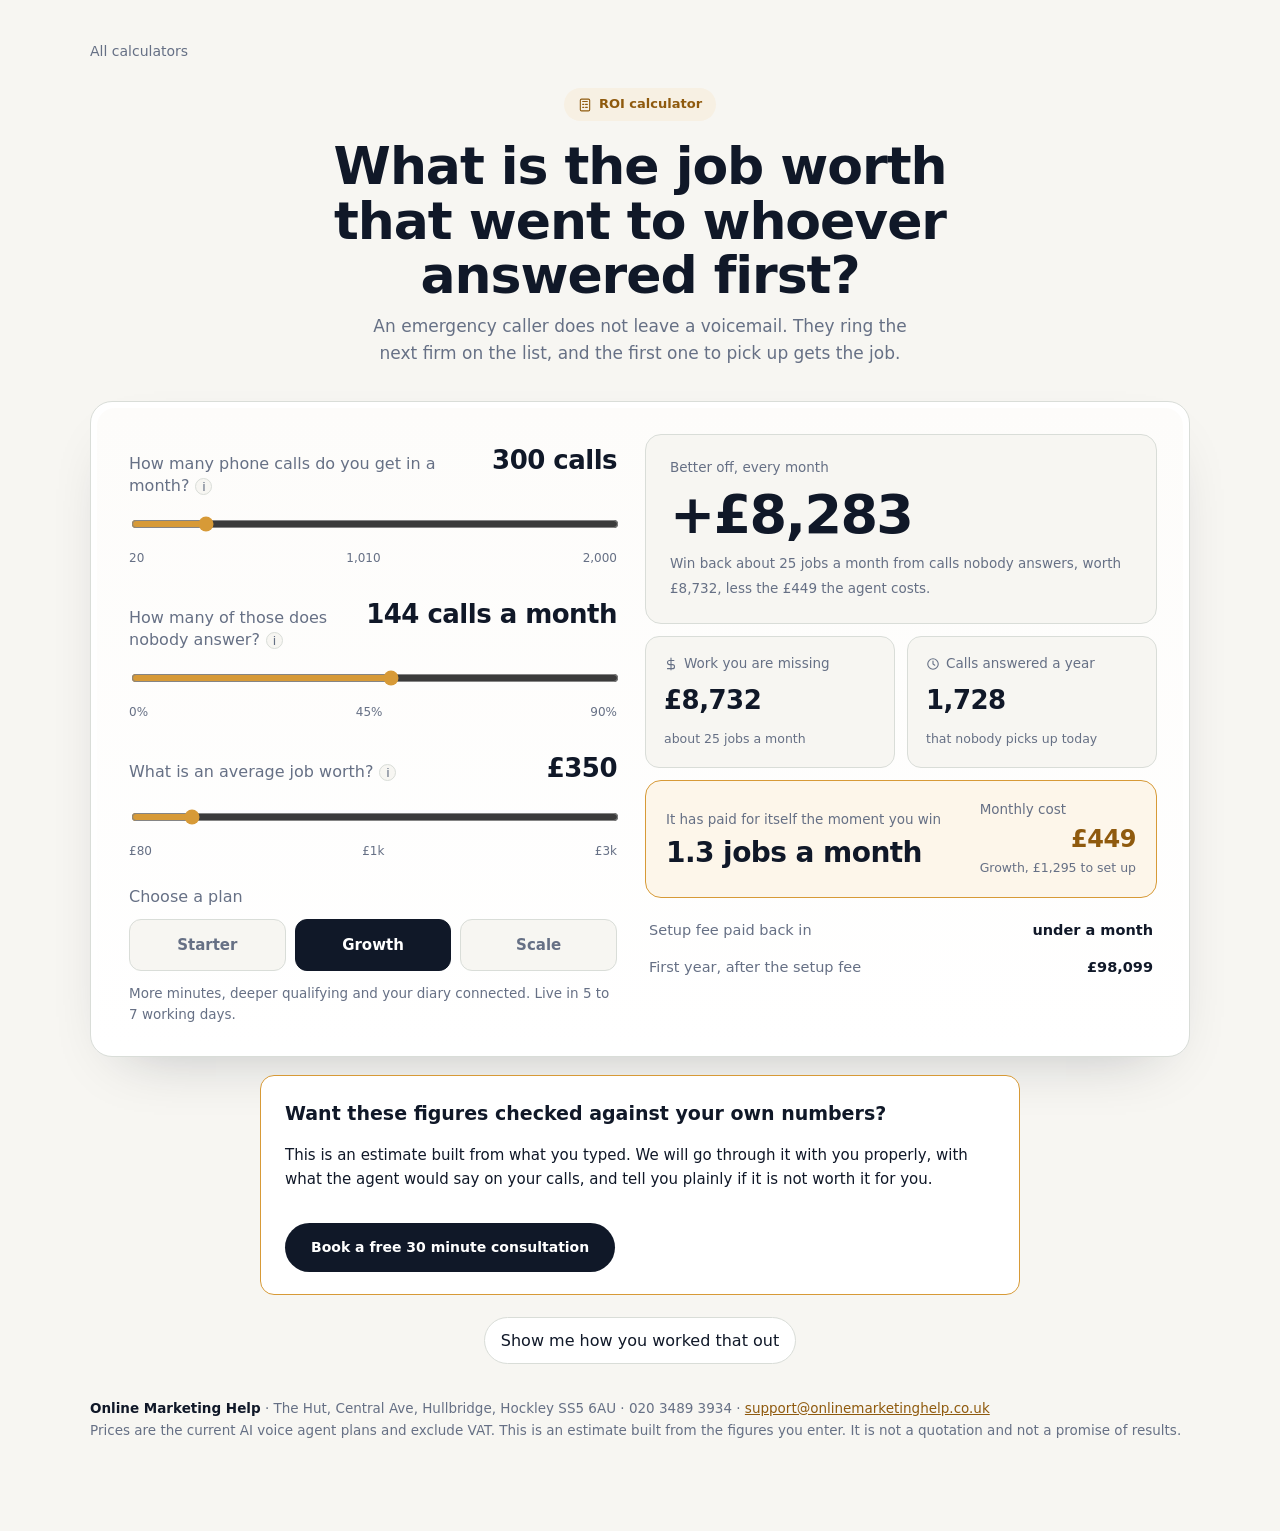
<file: plumbers.html>
<!doctype html>
<html lang="en-GB">
<head>
<meta charset="utf-8">
<meta name="viewport" content="width=device-width,initial-scale=1">
<title>Plumbers and emergency trades: what are your missed calls costing? | Online Marketing Help</title>
<meta name="description" content="Work out what the calls you miss are worth to plumbers and emergency trades, and what an AI voice agent would return against its real price.">
<link rel="stylesheet" href="assets/style.css">
<script>
  /* Embedded in a page of our own, the calculator's own furniture is
     duplication: the host page already has a call to action, a footer and a
     way back. Marked before first paint so none of it flashes up and then
     disappears. The braces are doubled because this page is built through
     str.format, which reads a single brace as a field. */
  try { if (window.self !== window.top) document.documentElement.className += " embedded"; }
  catch (e) { document.documentElement.className += " embedded"; }
</script>
</head>
<body>
<div class="wrap">

  <p class="back"><a href="index.html">All calculators</a></p>

  <header class="hero">
    <span class="badge">
      <svg viewBox="0 0 24 24" width="14" height="14" fill="none" stroke="currentColor"
           stroke-width="1.9" stroke-linecap="round" stroke-linejoin="round">
        <rect x="4" y="2" width="16" height="20" rx="2"/><path d="M8 6h8M8 11h2m3 0h3M8 16h2m3 0h3"/>
      </svg>
      ROI calculator
    </span>
    <h1 id="headline"></h1>
    <p class="lede" id="lede"></p>
  </header>

  <div class="panel">
    <div class="panel-in">

      <div class="col-controls">
        <div id="asks"></div>

        <div class="planpick">
          <span class="pp-label">Choose a plan</span>
          <div class="segments" id="segments" role="group" aria-label="Choose a plan"></div>
          <p class="pp-note" id="plan-note"></p>
        </div>
      </div>

      <div class="col-results">
        <div class="hero-fig">
          <span class="cap">Better off, every month</span>
          <b id="verdict-num"></b>
          <em id="verdict-sum"></em>
        </div>

        <div class="two">
          <div class="stat">
            <span class="cap">
              <svg viewBox="0 0 24 24" width="14" height="14" fill="none" stroke="currentColor"
                   stroke-width="1.9" stroke-linecap="round"><path d="M12 2v20M17 6H9.5a3.5 3.5 0 0 0 0 7h5a3.5 3.5 0 0 1 0 7H6"/></svg>
              Work you are missing
            </span>
            <b id="lost"></b>
            <em id="lostsub"></em>
          </div>
          <div class="stat">
            <span class="cap">
              <svg viewBox="0 0 24 24" width="14" height="14" fill="none" stroke="currentColor"
                   stroke-width="1.9" stroke-linecap="round"><circle cx="12" cy="12" r="9"/><path d="M12 7v5l3 2"/></svg>
              Calls answered a year
            </span>
            <b id="answered"></b>
            <em id="answeredsub"></em>
          </div>
        </div>

        <div class="highlight">
          <div>
            <span class="cap" id="minimum-cap"></span>
            <b id="minimum-roi"></b>
          </div>
          <div class="right">
            <span class="cap">Monthly cost</span>
            <b id="price"></b>
            <em id="pricesub"></em>
          </div>
        </div>

        <div class="lines">
          <div class="line"><span>Setup fee paid back in</span><b id="payback"></b></div>
          <div class="line"><span>First year, after the setup fee</span><b id="year1"></b></div>
        </div>
      </div>

    </div>
  </div>

  <section class="card capture" id="capture">
    <h2>Want these figures checked against your own numbers?</h2>
    <p class="hint" style="font-size:15px;margin-bottom:4px">
      This is an estimate built from what you typed. We will go through it with
      you properly, with what the agent would say on your calls, and tell you
      plainly if it is not worth it for you.
    </p>
    <p class="or">
      <a class="cta" href="https://onlinemarketinghelp.co.uk/omh-free-consultation">Book a free 30 minute consultation</a>
    </p>
  </section>

  <p class="middle">
    <button type="button" id="show-workings" class="btn" aria-expanded="false" aria-controls="workings">
      Show me how you worked that out
    </button>
  </p>

  <div id="workings" hidden>
    <div class="grid">
      <section class="card">
        <h2>The sum, step by step</h2>
        <ul id="chain"></ul>
        <p class="hint">
          Most calculators multiply missed calls by job value and stop there. That
          assumes every unanswered call was a customer and that we would win all
          of them. Neither is true, so the steps in between are here and you can
          move every one.
        </p>
        <div id="detail-fields" style="margin-top:18px"></div>
      </section>

      <section class="card">
        <h2>The plan that fits</h2>

        <div class="modes" role="group" aria-label="What the agent answers">
          <button type="button" data-mode="overflow" class="on">Only what you miss</button>
          <button type="button" data-mode="all">Every call</button>
        </div>
        <p class="hint" id="mode-note"></p>

        <div class="planbox">
          <h3 id="plan-name"></h3>
          <div class="price" id="plan-line"></div>
          <p class="blurb" id="plan-blurb"></p>
          <div class="meter"><i id="minbar"></i></div>
          <div class="mins"><span><b id="minutes"></b> minutes used</span><span id="over"></span></div>
        </div>

        <h2 style="margin-top:26px">Where the starting figures come from</h2>
        <ul id="notes"></ul>
        <p class="hint">
          Figures we could trace to a named study are marked as such. The rest are
          either a supplier's own number or our own cautious guess, and both say
          so. Your own call records beat all of them.
        </p>

        <p style="margin-top:18px">
          <button type="button" class="btn" id="reset">Put the starting figures back</button>
        </p>
      </section>
    </div>
  </div>

  <footer>
    <span class="addr"><strong>Online Marketing Help</strong> &middot; The Hut, Central Ave,
    Hullbridge, Hockley SS5 6AU &middot; 020 3489 3934 &middot;
    <a href="mailto:support@onlinemarketinghelp.co.uk">support@onlinemarketinghelp.co.uk</a>
    <br></span>
    Prices are the current AI voice agent plans and exclude VAT. This is an
    estimate built from the figures you enter. It is not a quotation and not a
    promise of results.
  </footer>

</div>

<script>window.OHM_INDUSTRY = "plumbers";</script>
<script src="assets/data.js"></script>
<script src="assets/calc.js"></script>
</body>
</html>
</file>
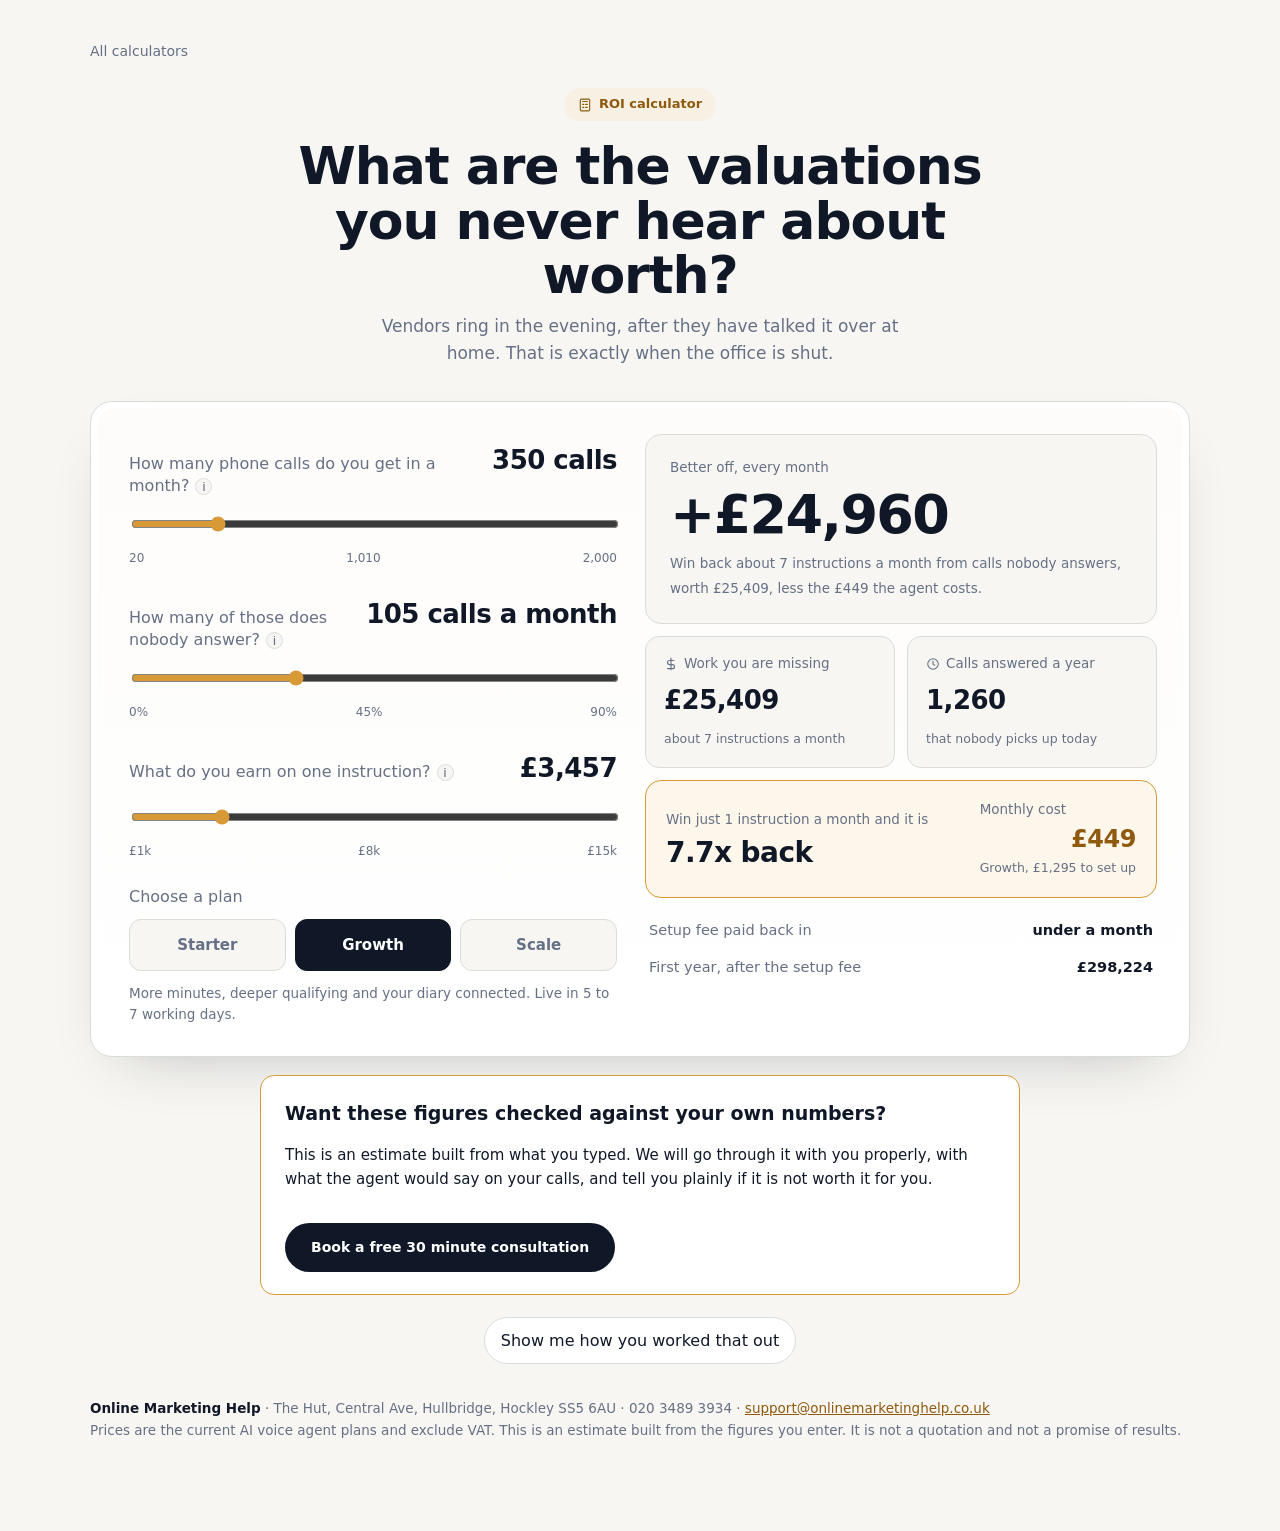
<file: real-estate.html>
<!doctype html>
<html lang="en-GB">
<head>
<meta charset="utf-8">
<meta name="viewport" content="width=device-width,initial-scale=1">
<title>Estate and letting agents: what are your missed calls costing? | Online Marketing Help</title>
<meta name="description" content="Work out what the calls you miss are worth to estate and letting agents, and what an AI voice agent would return against its real price.">
<link rel="stylesheet" href="assets/style.css">
<script>
  /* Embedded in a page of our own, the calculator's own furniture is
     duplication: the host page already has a call to action, a footer and a
     way back. Marked before first paint so none of it flashes up and then
     disappears. The braces are doubled because this page is built through
     str.format, which reads a single brace as a field. */
  try { if (window.self !== window.top) document.documentElement.className += " embedded"; }
  catch (e) { document.documentElement.className += " embedded"; }
</script>
</head>
<body>
<div class="wrap">

  <p class="back"><a href="index.html">All calculators</a></p>

  <header class="hero">
    <span class="badge">
      <svg viewBox="0 0 24 24" width="14" height="14" fill="none" stroke="currentColor"
           stroke-width="1.9" stroke-linecap="round" stroke-linejoin="round">
        <rect x="4" y="2" width="16" height="20" rx="2"/><path d="M8 6h8M8 11h2m3 0h3M8 16h2m3 0h3"/>
      </svg>
      ROI calculator
    </span>
    <h1 id="headline"></h1>
    <p class="lede" id="lede"></p>
  </header>

  <div class="panel">
    <div class="panel-in">

      <div class="col-controls">
        <div id="asks"></div>

        <div class="planpick">
          <span class="pp-label">Choose a plan</span>
          <div class="segments" id="segments" role="group" aria-label="Choose a plan"></div>
          <p class="pp-note" id="plan-note"></p>
        </div>
      </div>

      <div class="col-results">
        <div class="hero-fig">
          <span class="cap">Better off, every month</span>
          <b id="verdict-num"></b>
          <em id="verdict-sum"></em>
        </div>

        <div class="two">
          <div class="stat">
            <span class="cap">
              <svg viewBox="0 0 24 24" width="14" height="14" fill="none" stroke="currentColor"
                   stroke-width="1.9" stroke-linecap="round"><path d="M12 2v20M17 6H9.5a3.5 3.5 0 0 0 0 7h5a3.5 3.5 0 0 1 0 7H6"/></svg>
              Work you are missing
            </span>
            <b id="lost"></b>
            <em id="lostsub"></em>
          </div>
          <div class="stat">
            <span class="cap">
              <svg viewBox="0 0 24 24" width="14" height="14" fill="none" stroke="currentColor"
                   stroke-width="1.9" stroke-linecap="round"><circle cx="12" cy="12" r="9"/><path d="M12 7v5l3 2"/></svg>
              Calls answered a year
            </span>
            <b id="answered"></b>
            <em id="answeredsub"></em>
          </div>
        </div>

        <div class="highlight">
          <div>
            <span class="cap" id="minimum-cap"></span>
            <b id="minimum-roi"></b>
          </div>
          <div class="right">
            <span class="cap">Monthly cost</span>
            <b id="price"></b>
            <em id="pricesub"></em>
          </div>
        </div>

        <div class="lines">
          <div class="line"><span>Setup fee paid back in</span><b id="payback"></b></div>
          <div class="line"><span>First year, after the setup fee</span><b id="year1"></b></div>
        </div>
      </div>

    </div>
  </div>

  <section class="card capture" id="capture">
    <h2>Want these figures checked against your own numbers?</h2>
    <p class="hint" style="font-size:15px;margin-bottom:4px">
      This is an estimate built from what you typed. We will go through it with
      you properly, with what the agent would say on your calls, and tell you
      plainly if it is not worth it for you.
    </p>
    <p class="or">
      <a class="cta" href="https://onlinemarketinghelp.co.uk/omh-free-consultation">Book a free 30 minute consultation</a>
    </p>
  </section>

  <p class="middle">
    <button type="button" id="show-workings" class="btn" aria-expanded="false" aria-controls="workings">
      Show me how you worked that out
    </button>
  </p>

  <div id="workings" hidden>
    <div class="grid">
      <section class="card">
        <h2>The sum, step by step</h2>
        <ul id="chain"></ul>
        <p class="hint">
          Most calculators multiply missed calls by job value and stop there. That
          assumes every unanswered call was a customer and that we would win all
          of them. Neither is true, so the steps in between are here and you can
          move every one.
        </p>
        <div id="detail-fields" style="margin-top:18px"></div>
      </section>

      <section class="card">
        <h2>The plan that fits</h2>

        <div class="modes" role="group" aria-label="What the agent answers">
          <button type="button" data-mode="overflow" class="on">Only what you miss</button>
          <button type="button" data-mode="all">Every call</button>
        </div>
        <p class="hint" id="mode-note"></p>

        <div class="planbox">
          <h3 id="plan-name"></h3>
          <div class="price" id="plan-line"></div>
          <p class="blurb" id="plan-blurb"></p>
          <div class="meter"><i id="minbar"></i></div>
          <div class="mins"><span><b id="minutes"></b> minutes used</span><span id="over"></span></div>
        </div>

        <h2 style="margin-top:26px">Where the starting figures come from</h2>
        <ul id="notes"></ul>
        <p class="hint">
          Figures we could trace to a named study are marked as such. The rest are
          either a supplier's own number or our own cautious guess, and both say
          so. Your own call records beat all of them.
        </p>

        <p style="margin-top:18px">
          <button type="button" class="btn" id="reset">Put the starting figures back</button>
        </p>
      </section>
    </div>
  </div>

  <footer>
    <span class="addr"><strong>Online Marketing Help</strong> &middot; The Hut, Central Ave,
    Hullbridge, Hockley SS5 6AU &middot; 020 3489 3934 &middot;
    <a href="mailto:support@onlinemarketinghelp.co.uk">support@onlinemarketinghelp.co.uk</a>
    <br></span>
    Prices are the current AI voice agent plans and exclude VAT. This is an
    estimate built from the figures you enter. It is not a quotation and not a
    promise of results.
  </footer>

</div>

<script>window.OHM_INDUSTRY = "real-estate";</script>
<script src="assets/data.js"></script>
<script src="assets/calc.js"></script>
</body>
</html>
</file>
<file: assets/style.css>
/* OMH ROI calculator. Tokens match the brand used across the voice agent work,
   with hard fallbacks so this file stands alone in any page it is pasted into. */

:root{
  --ink:#101828; --muted:#667085; --line:#d9ddd8; --warm:#f7f6f2; --surface:#fff;
  --amber:#d79a37; --amber-deep:#8f5a0e; --bad:#b42318;
  /* A positive result is shown in ink, not green. The site's palette is cream,
     ink and amber, and a green figure read as a different brand sitting inside
     an OMH page. Red stays for a negative, where it is a warning rather than
     decoration. */
  --good:#101828;
  --radius:14px;
  color-scheme:light;
}
*,*::before,*::after{box-sizing:border-box}
body{
  margin:0;background:var(--warm);color:var(--ink);
  font:400 16px/1.6 "Source Sans 3",system-ui,-apple-system,"Segoe UI",sans-serif;
  -webkit-font-smoothing:antialiased;
}
a{color:var(--amber-deep)}
.wrap{max-width:1060px;margin:0 auto;padding:48px 20px 90px}

/* ---------------------------------------------------------------- header */
header.top{display:flex;flex-wrap:wrap;gap:16px;align-items:flex-end;justify-content:space-between;margin-bottom:28px}
h1{font-size:clamp(26px,4vw,38px);line-height:1.12;letter-spacing:-.02em;margin:0 0 8px;max-width:17ch}
.lede{color:var(--muted);margin:0;max-width:56ch}
.pick{display:flex;flex-direction:column;gap:5px;font-size:13px;color:var(--muted)}
select,.btn{font:inherit;color:var(--ink);background:var(--surface);
  border:1px solid var(--line);border-radius:999px;padding:10px 16px;cursor:pointer}
select:focus,.btn:focus{outline:2px solid var(--amber);outline-offset:1px}

/* ----------------------------------------------------------------- grid */
.grid{display:grid;grid-template-columns:1fr 1fr;gap:18px;align-items:start}
@media (max-width:860px){.grid{grid-template-columns:1fr}}
.card{background:var(--surface);border:1px solid var(--line);border-radius:var(--radius);padding:22px 24px}
.card h2{font-size:15px;letter-spacing:.04em;text-transform:uppercase;color:var(--muted);margin:0 0 18px;font-weight:600}

/* --------------------------------------------------------------- fields */
.field{margin-bottom:20px}
.field-head{display:flex;justify-content:space-between;align-items:baseline;gap:12px;margin-bottom:7px}
.field label{font-size:15px}
.field output{font-weight:600;font-variant-numeric:tabular-nums;white-space:nowrap}
input[type=range]{width:100%;accent-color:var(--amber);height:22px}
.help{font-size:13px;line-height:1.45;color:var(--muted);margin:6px 0 0}
.help.src{background:var(--warm);border-radius:8px;padding:9px 11px}
.grade{display:inline-block;font-size:11px;letter-spacing:.05em;text-transform:uppercase;
  font-weight:600;padding:2px 7px;border-radius:999px;vertical-align:1px}
/* Three grades, told apart by weight rather than by hue: a study is the
   strongest, a supplier figure is amber, our own assumption is quiet. */
.src.study .grade{background:var(--ink);color:#fff}
.src.vendor .grade{background:#fdf2e3;color:var(--amber-deep)}
.src.ours .grade{background:#eef0ee;color:var(--muted)}

/* ---------------------------------------------------------------- chain */
#chain{list-style:none;margin:0 0 20px;padding:0}
#chain li{padding:7px 0;border-bottom:1px solid var(--line);font-size:15px;color:var(--muted)}
#chain li:last-child{border-bottom:none;color:var(--ink);font-size:16px}
#chain b{color:var(--ink);font-size:19px;font-variant-numeric:tabular-nums;margin-right:6px}
#chain li.sub{padding-left:14px}

/* -------------------------------------------------------------- results */
.figures{display:grid;grid-template-columns:1fr 1fr;gap:14px;margin-bottom:18px}
.fig{background:var(--warm);border-radius:10px;padding:13px 15px}
.fig span{display:block;font-size:12.5px;color:var(--muted);margin-bottom:3px}
.fig b{font-size:22px;font-variant-numeric:tabular-nums}
.big{font-size:34px!important;letter-spacing:-.02em}
.good{color:var(--good)}
.bad{color:var(--bad)}
.rule{border:none;border-top:1px solid var(--line);margin:18px 0}
.line{display:flex;justify-content:space-between;gap:14px;font-size:15px;padding:5px 0}
.line span{color:var(--muted)}
.line b{font-variant-numeric:tabular-nums}

/* ----------------------------------------------------------------- plan */
.planbox{background:var(--ink);color:#fff;border-radius:var(--radius);padding:20px 22px;margin-top:4px}
.planbox h3{margin:0 0 2px;font-size:21px}
.planbox .price{font-size:15px;opacity:.9}
.planbox .meta{font-size:13.5px;opacity:.72;margin:6px 0 14px}
.planbox p.blurb{font-size:14px;opacity:.85;margin:0 0 16px}
.meter{height:8px;border-radius:999px;background:rgba(255,255,255,.18);overflow:hidden}
.meter i{display:block;height:100%;background:var(--amber);border-radius:999px;transition:width .18s}
.meter i.over{background:var(--bad)}
.mins{display:flex;justify-content:space-between;font-size:13px;opacity:.8;margin-top:7px}

/* ---------------------------------------------------------------- modes */
.modes{display:inline-flex;background:var(--warm);border:1px solid var(--line);
  border-radius:999px;padding:3px;gap:3px;margin-bottom:6px}
.modes button{border:none;background:none;border-radius:999px;padding:7px 14px;
  font:inherit;font-size:14px;color:var(--muted);cursor:pointer}
.modes button.on{background:var(--ink);color:#fff}

/* ---------------------------------------------------------------- notes */
.notes{margin-top:20px}
.notes ul{margin:0;padding-left:19px}
.notes li{font-size:14px;color:var(--muted);margin:7px 0}
footer{margin-top:34px;font-size:13.5px;color:var(--muted);line-height:1.6}
footer strong{color:var(--ink)}
.cta{display:inline-block;margin-top:16px;background:var(--ink);color:#fff;text-decoration:none;
  border-radius:999px;padding:13px 26px;font-weight:600}

@media print{
  body{background:#fff}
  input[type=range],.modes,#reset,select{display:none}
  .card{break-inside:avoid}
}

/* ===================================================================
   Layout: a centred hero, then one panel with the dials on the left
   and the answer on the right. Our own palette, cream and ink and
   amber, rather than the dark purple it is modelled on.
   =================================================================== */

.wrap{max-width:1140px;padding-top:40px}
.back{margin:0 0 26px;font-size:14px}
.back a{color:var(--muted);text-decoration:none}
.back a:hover{color:var(--ink)}

/* ----------------------------------------------------------- the hero */
.hero{text-align:center;margin:0 auto 34px;max-width:720px}
.badge{display:inline-flex;align-items:center;gap:7px;background:#f7f0e3;color:var(--amber-deep);
  border-radius:999px;padding:6px 14px;font-size:13px;font-weight:600;margin-bottom:18px}
.hero h1{max-width:none;margin:0 auto 10px;font-size:clamp(32px,5.4vw,52px);line-height:1.05}
.hero .lede{margin:0 auto;max-width:52ch;font-size:17px}

/* ---------------------------------------------------------- the panel */
.panel{background:var(--surface);border:1px solid var(--line);border-radius:22px;
  padding:6px;box-shadow:0 24px 60px -34px rgba(16,24,40,.3)}
.panel-in{display:grid;grid-template-columns:1fr 1fr;gap:10px;
  background:linear-gradient(180deg,#fdfcfa,var(--surface));border-radius:18px;padding:26px}
@media (max-width:900px){.panel-in{grid-template-columns:1fr;padding:18px}}
.col-controls{padding:6px 18px 0 6px}
@media (max-width:900px){.col-controls{padding:0}}

/* --------------------------------------------------------- the dials */
.ask{padding:0 0 26px}
.ask:last-child{padding-bottom:18px}
.ask-head{display:flex;align-items:baseline;justify-content:space-between;gap:14px;margin-bottom:12px}
.ask .q{font-size:16px;font-weight:500;color:var(--muted);margin:0;line-height:1.35}
.ask .answer{font-size:26px;font-weight:700;letter-spacing:-.02em;color:var(--ink);
  font-variant-numeric:tabular-nums;white-space:nowrap;margin:0}
.scale{display:flex;justify-content:space-between;font-size:12px;color:var(--muted);
  margin-top:5px;font-variant-numeric:tabular-nums}
.ask .hint{font-size:13px;margin-top:9px}
.ask .hint.src{background:var(--warm);border-radius:9px;padding:9px 11px;margin-top:10px}
input[type=range]{height:26px}

/* ---------------------------------------------------------- tooltips
   The explanation under each dial, and the line saying where its starting
   figure came from, used to sit in the column. Three of them together made
   the panel about a third taller than the answer it was carrying, which is
   the wrong shape for something embedded in a page. They are the same words,
   moved behind the mark beside the question: hover on a mouse, tap on a
   phone. Nothing here is load bearing for the sum, so nothing is lost by it
   being one gesture away. */
.tip{position:relative;display:inline-flex;vertical-align:baseline;margin-left:6px}
.tip-b{width:17px;height:17px;padding:0;border-radius:50%;cursor:pointer;
  border:1px solid var(--line);background:var(--warm);color:var(--muted);
  font:600 11px/1 inherit;display:inline-flex;align-items:center;justify-content:center}
.tip-b:hover,.tip.open .tip-b{background:var(--ink);border-color:var(--ink);color:#fff}
.tip-b:focus-visible{outline:2px solid var(--amber);outline-offset:2px}
.tip-pop{position:absolute;bottom:calc(100% + 9px);left:50%;transform:translateX(-50%);
  width:min(300px,74vw);background:var(--ink);color:#fff;border-radius:12px;
  padding:12px 14px;font:400 13px/1.5 inherit;text-align:left;letter-spacing:0;
  text-transform:none;z-index:30;opacity:0;visibility:hidden;transition:opacity .12s;
  /* The mark sits inside a nowrap span so it cannot wrap away from the last
     word of the question. The bubble must opt back out, or its text runs off
     in one line. */
  white-space:normal;
  box-shadow:0 18px 40px -16px rgba(16,24,40,.6)}
/* Pinned to one edge when the mark sits near the side of the frame, so the
   bubble never hangs off it. */
.tip.at-left .tip-pop{left:-8px;transform:none}
.tip.at-right .tip-pop{left:auto;right:-8px;transform:none}
.tip-pop::after{content:"";position:absolute;top:100%;left:var(--tail,50%);margin-left:-5px;
  border:5px solid transparent;border-top-color:var(--ink)}
.tip:hover .tip-pop,.tip.open .tip-pop,.tip-b:focus-visible+.tip-pop{opacity:1;visibility:visible}
/* Hovering the question itself opens it, which is where the pointer already
   is. The mark is the signal that there is something behind it. */
.has-tip{cursor:help}
.has-tip:hover .tip-pop{opacity:1;visibility:visible}
.has-tip:hover .tip-b{background:var(--ink);border-color:var(--ink);color:#fff}
.nowrap{white-space:nowrap}
.tip-pop a{color:#edc078}
.tip-pop .tip-hint{display:block}
.tip-pop .src{display:block;margin:9px 0 0;padding-top:9px;
  border-top:1px solid rgba(255,255,255,.16);
  font-size:12.5px;color:rgba(255,255,255,.8)}
@media (hover:none){.tip:hover .tip-pop,.has-tip:hover .tip-pop{opacity:0;visibility:hidden}
  .tip.open .tip-pop{opacity:1;visibility:visible}}

/* ---------------------------------------------------------- segments */
.planpick{margin-top:4px}
.pp-label{display:block;font-size:16px;color:var(--muted);margin-bottom:10px}
.segments{display:grid;grid-template-columns:repeat(3,1fr);gap:9px}
.segments button{font:inherit;font-weight:600;font-size:15px;cursor:pointer;
  padding:13px 8px;border-radius:12px;border:1px solid var(--line);
  background:var(--warm);color:var(--muted)}
.segments button:hover{border-color:var(--amber);color:var(--ink)}
.segments button.on{background:var(--ink);border-color:var(--ink);color:#fff}
.pp-note{font-size:13.5px;color:var(--muted);margin:12px 0 0;line-height:1.5}

/* ---------------------------------------------------------- results */
.col-results{display:flex;flex-direction:column;gap:12px}
.cap{display:flex;align-items:center;gap:6px;font-size:13.5px;color:var(--muted)}
.hero-fig{background:var(--warm);border:1px solid var(--line);border-radius:16px;padding:22px 24px}
.hero-fig b{display:block;font-size:clamp(38px,5.6vw,54px);line-height:1.05;letter-spacing:-.03em;
  font-variant-numeric:tabular-nums;margin:8px 0 6px}
.hero-fig em{font-style:normal;font-size:13.5px;color:var(--muted);font-variant-numeric:tabular-nums}
.two{display:grid;grid-template-columns:1fr 1fr;gap:12px}
@media (max-width:480px){.two{grid-template-columns:1fr}}
.stat{background:var(--warm);border:1px solid var(--line);border-radius:14px;padding:16px 18px}
.stat b{display:block;font-size:26px;letter-spacing:-.02em;font-variant-numeric:tabular-nums;margin:6px 0 3px}
.stat em{font-style:normal;font-size:12.5px;color:var(--muted)}
.highlight{display:flex;justify-content:space-between;align-items:flex-end;gap:16px;
  background:#fdf6ea;border:1px solid var(--amber);border-radius:16px;padding:18px 20px}
.highlight b{display:block;font-size:30px;letter-spacing:-.02em;margin-top:5px;
  font-variant-numeric:tabular-nums}
.highlight .right{text-align:right}
.highlight .right b{font-size:25px;color:var(--amber-deep)}
.highlight em{font-style:normal;font-size:12.5px;color:var(--muted)}
.lines{padding:2px 4px}
.line{display:flex;justify-content:space-between;gap:14px;font-size:14.5px;padding:7px 0}
.line span{color:var(--muted)}
.line b{font-variant-numeric:tabular-nums}

/* --------------------------------------------------- chooser + rest */
.cards{display:grid;grid-template-columns:repeat(auto-fill,minmax(250px,1fr));gap:14px}
.tile{display:block;background:var(--surface);border:1px solid var(--line);
  border-radius:var(--radius);padding:20px 22px;text-decoration:none;color:inherit}
.tile:hover{border-color:var(--amber);transform:translateY(-1px)}
.tile b{display:block;font-size:17px;margin-bottom:5px}
.tile span{display:block;font-size:14px;color:var(--muted);line-height:1.5}

.middle{text-align:center;margin:22px 0}
#workings{max-width:1140px}
#workings .card h2{margin-top:0}
#chain{margin-bottom:16px}

.capture{margin-top:18px;border-color:var(--amber);max-width:760px;margin-left:auto;margin-right:auto}
.capture h2{color:var(--ink);font-size:19px;text-transform:none;letter-spacing:0;margin-bottom:8px}
.rows{display:grid;grid-template-columns:1fr 1fr;gap:13px}
@media (max-width:560px){.rows{grid-template-columns:1fr}}
.rows label{display:flex;flex-direction:column;gap:5px;font-size:14px;color:var(--muted)}
.rows input{font:inherit;font-size:15.5px;color:var(--ink);background:var(--surface);
  border:1px solid var(--line);border-radius:10px;padding:12px 14px;width:100%}
.rows input:focus{outline:none;border-color:var(--amber)}
.consent{font-size:13px;color:var(--muted);margin:14px 0 16px}
button.cta{border:none;cursor:pointer;font:inherit;font-weight:600;font-size:16px}
.formnote{font-size:14.5px;margin:14px 0 0;line-height:1.5}
.formnote.bad{color:var(--bad)}
/* A sent confirmation, in amber rather than body ink, so it is clearly a
   response to the button and not another paragraph. */
.formnote.good{color:var(--amber-deep);font-weight:600}
.or{font-size:14px;color:var(--muted);margin:16px 0 0}

/* The highlight line varies in length ("1.3x back" against "1.1 new patients a
   month"), so it has to wrap without shoving the price column into two lines. */
.highlight{align-items:center}
.highlight>div:first-child{min-width:0}
.highlight b{font-size:clamp(21px,2.3vw,28px);line-height:1.18}
.highlight .right{flex:0 0 auto;white-space:nowrap}
.highlight .right b{font-size:24px}


/* ------------------------------------------------- embedded in our own page
   Inside an iframe on onlinemarketinghelp.co.uk the host page already carries
   the navigation, the call to action and the footer, so the calculator's own
   copies of all three are noise. The disclaimer stays: it is the only line
   here that is not repeated upstairs, and it is the one that says this is an
   estimate rather than a quotation. */
html.embedded .back,
html.embedded #capture,
html.embedded .middle,
html.embedded footer .addr { display: none; }
html.embedded .wrap { padding-top: 26px; padding-bottom: 34px; }
html.embedded footer { margin-top: 22px; padding-bottom: 0; }
</file>
